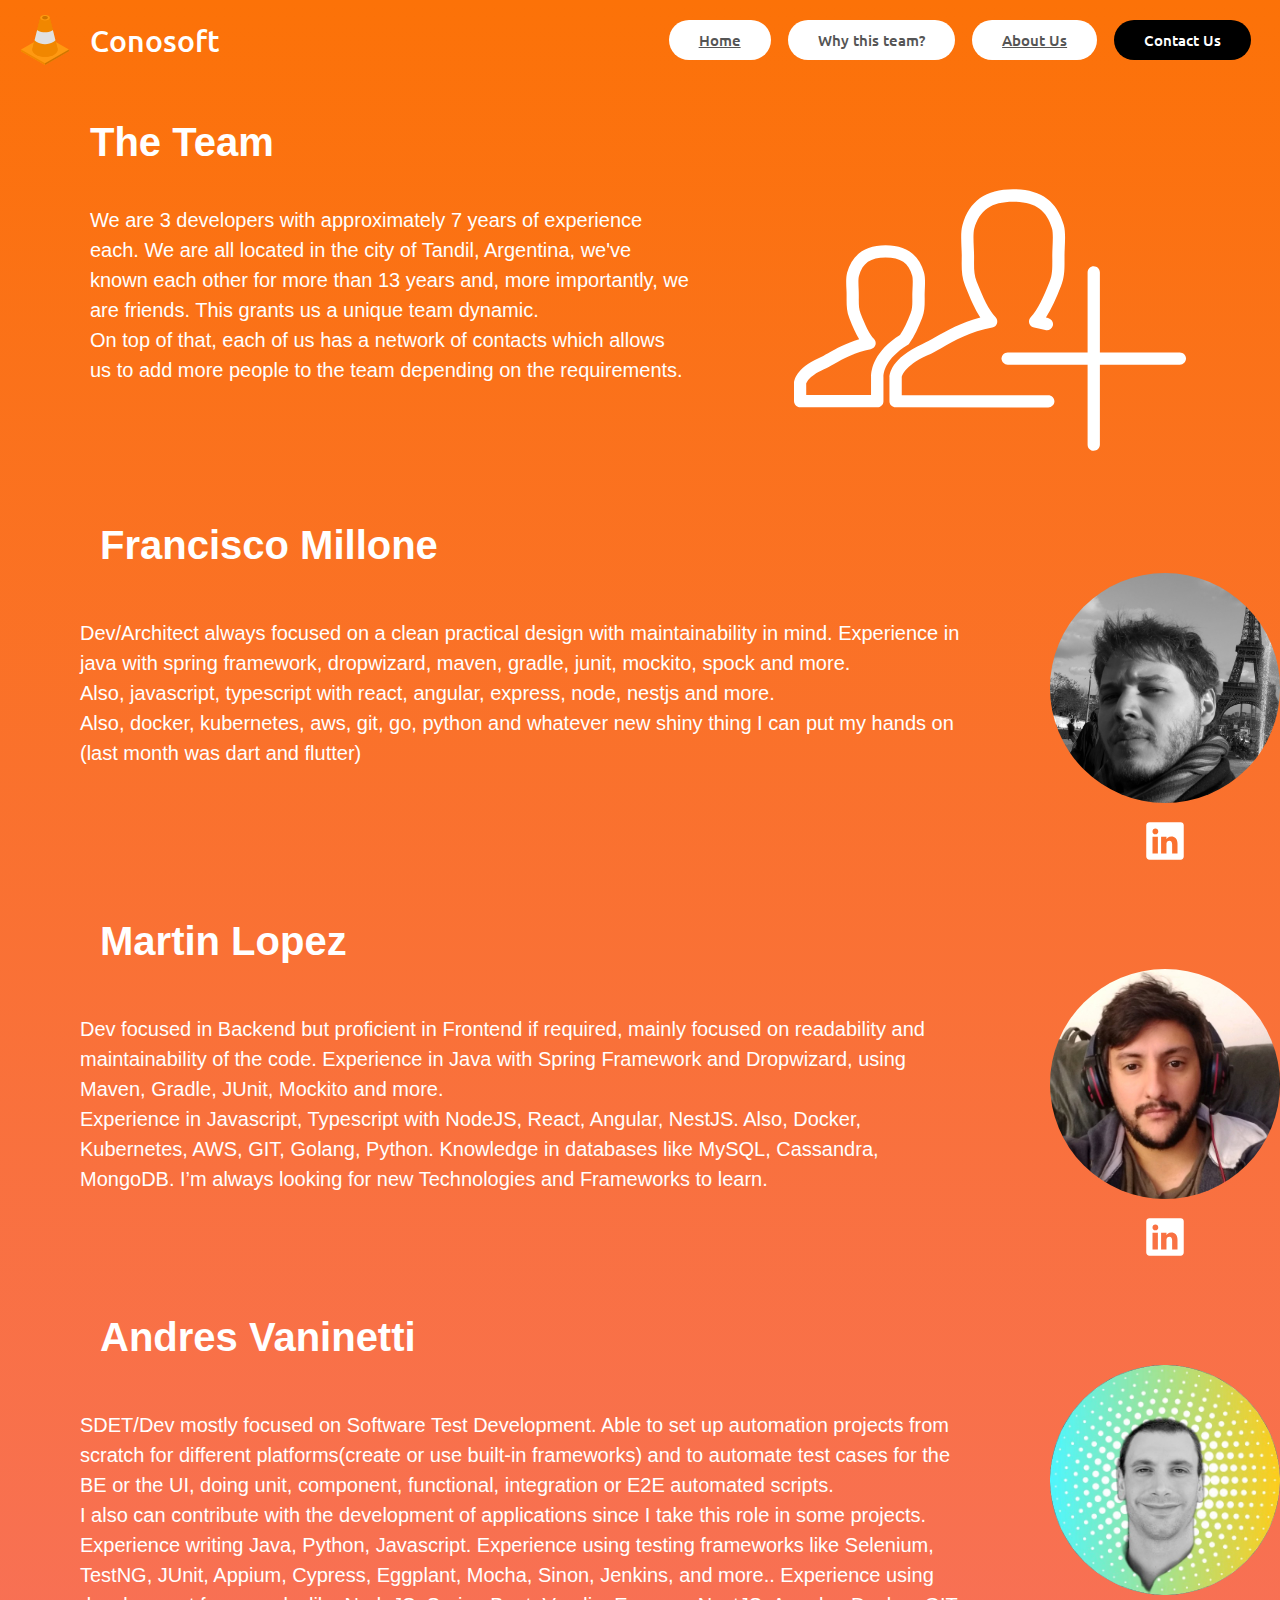
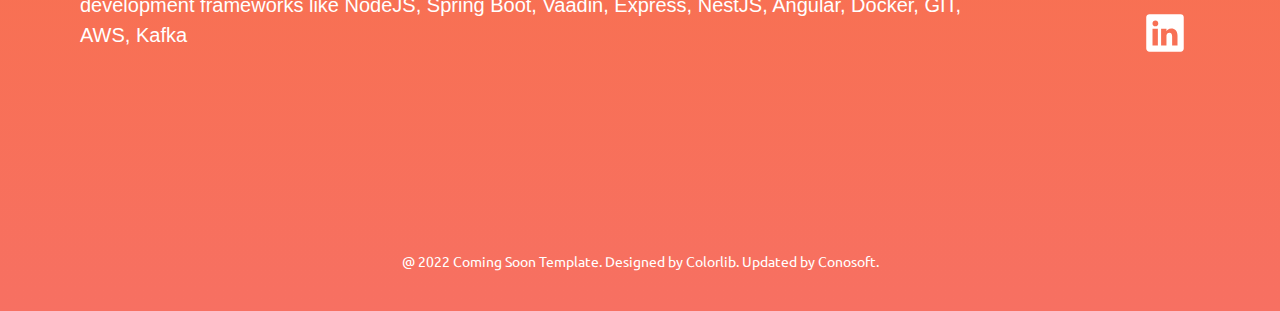
<file: about.html>
<!DOCTYPE html>
<html lang="en">

<head>
    <title>Conosoft</title>
    <meta charset="UTF-8">
    <meta name="viewport" content="width=device-width, initial-scale=1">
    <!--===============================================================================================-->
    <link rel="icon" type="image/png" href="images/logo.svg" />
    <!--===============================================================================================-->
    <link rel="stylesheet" type="text/css" href="css/about.css">
    <link rel="stylesheet" type="text/css" href="css/main.css">
    <link rel="stylesheet" type="text/css" href="css/util.css">

    <!--===============================================================================================-->
</head>

<body class="bg-g1">

    <div>
        <nav class="nav-principal">


            <div class="nav-header">
                <img src="images/logo.svg">
                <p>Conosoft</p>
            </div>
            <div class="links">
                <a href=index.html class="link">Home</a>
                <a class="link">Why this team?</a>
                <a href=about.html class="link">About Us</a>
                <a class="link">Contact Us</a>
            </div>
        </nav>
    </div>

    <div class="header">
        <div>
            <div>
                <h1 class="header-title">The Team</h1>
                <p class="header-desc">We are 3 developers with approximately 7 years of experience each. We are all
                    located in the city of
                    Tandil,
                    Argentina, we've known each other for more than 13 years and, more importantly, we are friends. This
                    grants
                    us a unique team dynamic.<br>On top of that, each of us has a network of contacts which allows us to
                    add more
                    people to the team depending on the requirements.
                </p>
            </div>
            <div>
                <img class="header-image" src="images/team.svg">
            </div>
        </div>
    </div>

    <div>

        <div class="member-list">
            <div>
                <div class="member">
                    <div>
                        <h1>Francisco Millone</h1>
                        <p>Dev/Architect always focused on a clean practical design with maintainability in mind.
                            Experience in java with spring framework, dropwizard, maven, gradle, junit, mockito, spock
                            and
                            more. <br>
                            Also, javascript, typescript with react, angular, express, node, nestjs and more. <br>
                            Also, docker, kubernetes, aws, git, go, python and whatever new shiny thing I can put my
                            hands
                            on
                            (last
                            month was dart and flutter)
                        </p>
                    </div>
                    <div class="image-container">
                        <img src="images/fran.jpeg" class="member-image">
                        <a href="https://www.linkedin.com/in/francisco-millone-5b5b882b/">
                            <img src="images/linkedin.svg" class="linkedin-ico">
                        </a>
                    </div>
                </div>

                <div class="member">
                    <div>
                        <h1>Martin Lopez</h1>
                        <p>Dev focused in Backend but proficient in Frontend if required, mainly focused on readability
                            and
                            maintainability of the code.
                            Experience in Java with Spring Framework and Dropwizard, using Maven, Gradle, JUnit, Mockito
                            and
                            more. <br>
                            Experience in Javascript, Typescript with NodeJS, React, Angular, NestJS.
                            Also, Docker, Kubernetes, AWS, GIT, Golang, Python.
                            Knowledge in databases like MySQL, Cassandra, MongoDB.
                            I’m always looking for new Technologies and Frameworks to learn.
                        </p>
                    </div>
                    <div class="image-container">
                        <img src="images/tincho.jfif" class="member-image">
                        <a href="https://www.linkedin.com/in/jos%C3%A9-mart%C3%ADn-lopez-798737a6/">
                            <img src="images/linkedin.svg" class="linkedin-ico">
                        </a>
                    </div>
                </div>

                <div class="member">
                    <div>
                        <h1>Andres Vaninetti</h1>
                        <p>SDET/Dev mostly focused on Software Test Development. Able to set up automation projects from
                            scratch
                            for
                            different platforms(create or use built-in frameworks) and to automate test cases for the BE
                            or
                            the
                            UI,
                            doing unit, component, functional, integration or E2E automated scripts. <br> I also can
                            contribute
                            with
                            the
                            development of applications since I take this role in some projects.
                            Experience writing Java, Python, Javascript.
                            Experience using testing frameworks like Selenium, TestNG, JUnit, Appium, Cypress, Eggplant,
                            Mocha,
                            Sinon, Jenkins, and more..
                            Experience using development frameworks like NodeJS, Spring Boot, Vaadin, Express, NestJS,
                            Angular,
                            Docker, GIT, AWS, Kafka</p>
                    </div>
                    <div class="image-container">
                        <img src="images/andrelo.jfif" class="member-image">
                        <a href="https://www.linkedin.com/in/andres-vaninetti/">
                            <img src="images/linkedin.svg" class="linkedin-ico">
                        </a>
                    </div>
                </div>
            </div>
        </div>
    </div>
    <div class="footer">
        <span class="s1-txt2 js-tilt txt-center">
            @ 2022 Coming Soon Template. Designed by Colorlib. Updated by Conosoft.
        </span>
    </div>
</body>

</html>
</file>
<file: css/about.css>
/*
    BODY BACKGROUND
*/

@font-face {
    font-family: Ubuntu-Regular;
    src: url('../fonts/Ubuntu/Ubuntu-Regular.ttf');
}

@font-face {
    font-family: Ubuntu-Bold;
    src: url('../fonts/Ubuntu/Ubuntu-Bold.ttf');
}


.background {
    background: #fc7208;
    background: linear-gradient(bottom, #f77062, #fc7208);
    
}

.header {
    display: flex;
    justify-content: center;
    align-items: center;
    color: white
}

.header > div {
    margin-top: 60px;
    width: 1100px;
    display: flex;
}

.header-title {
    font-size: 40px;
}

.header-desc {
    margin-top: 40px;
    font-size: 20px;
    line-height: 150%
}

.header-image {
    height: 400px;
    margin-left: 100px
}

/*
    TEAM MEMBER
*/

.member-list {
    color: white;
    display: flex;
    align-items: center;
    justify-content: center;
    width: 100%;
}

.member-list > div {  
    width: 1400px;
}

.member-list > div > div {  
    margin-top: 50px;
}

.member-list > div > div:first-child {  
    margin-top: 0px;
}

.member {
    display: flex;
    justify-content: center;

}

.member-desc  {
    width: 600px;
    align-items: center;
    justify-content: center;
}

.member > div > h1 {
    font-size: 40px;
    padding: 0px 100px;
}

.member > div > p {
    margin-top: 50px;
    font-size: 20px;
    line-height: 150%;
    padding: 0px 80px;
}

.member-image {
    background-color: white;
    width: 230px;
    height: 230px;
    object-fit: cover;
    border-radius: 50%;
    margin-top: 50px;
    
}

.linkedin-ico {
    width: 50px;
    text-align: center;
    margin-top: 10px;
}

.image-container {
    text-align: center;
}


/*
    FOOTER
*/

.footer {
    margin-top: 150px;
    display: flex;
    align-items: center;
    justify-content: center;
    height: 100px;
}
</file>
<file: css/main.css>
/*------------------------------------------------------------------
Project:  ComingSoon
Version:  
Last change:  
Assigned to:  Bach Le
Primary use:  
-------------------------------------------------------------------*/



/*//////////////////////////////////////////////////////////////////
[ FONT ]*/

@font-face {
  font-family: Ubuntu-Regular;
  src: url('../fonts/Ubuntu/Ubuntu-Regular.ttf'); 
}

@font-face {
  font-family: Ubuntu-Bold;
  src: url('../fonts/Ubuntu/Ubuntu-Bold.ttf'); 
}

@font-face {
  font-family: Ubuntu-Medium;
  src: url('../fonts/Ubuntu/Ubuntu-Medium.ttf'); 
}

/*
    HEADER
*/

.nav-principal {
  padding: 20px 0px;
  display: flex;
  align-items: center;
  justify-content: space-around;
  height: 50px;
  font-family: Ubuntu-Medium;
  padding-top:40px;
  
}

.nav-header {
  display: flex;
  width: 600px;
  align-items: center;

}

.nav-header > img {
  height: 50px;
}

.nav-header > p {
  margin-left: 20px;
  font-size: 30px;
  color: white

}

.link {
  padding: 10px 30px;
  border-radius: 30px;
  color: #555555;
  background-color: white;
  
}
.link:last-child {
  padding: 10px 30px;
  border-radius: 30px;
  color: white;
  background-color: black;
  
}

.links {
  width: 600px;
  display: flex;
  justify-content: space-around;
}

.member-list {

}


/*//////////////////////////////////////////////////////////////////
[ RS PLUGIN ]*/
/*---------------------------------------------*/
.container {max-width: 1200px;}


/*//////////////////////////////////////////////////////////////////
[ Form ]*/

/*------------------------------------------------------------------
[ Input ]*/

.wrap-input100 {
  width: 280px;
  max-width: calc(100% - 20px);
  height: 50px;
  background: #fff;
  border-radius: 25px;
}

.input100 {
  display: block;
  width: 100%;
  height: 100% ;
  padding: 0 20px 0 30px;
  border-radius: 25px;
  -webkit-transition: all 0.4s;
  -o-transition: all 0.4s;
  -moz-transition: all 0.4s;
  transition: all 0.4s;
}

.input100:focus {
  box-shadow: 0 0px 10px 1px rgba(255,255,255,0.5);
  -moz-box-shadow: 0 0px 10px 1px rgba(255,255,255,0.5);
  -webkit-box-shadow: 0 0px 10px 1px rgba(255,255,255,0.5);
  -o-box-shadow: 0 0px 10px 1px rgba(255,255,255,0.5);
  -ms-box-shadow: 0 0px 10px 1px rgba(255,255,255,0.5);
}


/*------------------------------------------------------------------
[ Alert validate ]*/

.validate-input {
  position: relative;
}

.alert-validate::before {
  content: attr(data-validate);
  position: absolute;
  max-width: 70%;
  background-color: #fff;
  border: 1px solid #c80000;
  border-radius: 15px;
  padding: 4px 25px 4px 10px;
  top: 50%;
  -webkit-transform: translateY(-50%);
  -moz-transform: translateY(-50%);
  -ms-transform: translateY(-50%);
  -o-transform: translateY(-50%);
  transform: translateY(-50%);
  right: 12px;
  pointer-events: none;

  font-family: Ubuntu-Regular;
  color: #c80000;
  font-size: 13px;
  line-height: 1.4;
  text-align: left;

  visibility: hidden;
  opacity: 0;

  -webkit-transition: opacity 0.4s;
  -o-transition: opacity 0.4s;
  -moz-transition: opacity 0.4s;
  transition: opacity 0.4s;
}

.alert-validate::after {
  content: "!";
  font-family: Ubuntu-bold;
  display: block;
  position: absolute;
  color: #c80000;
  font-size: 14px;
  top: 50%;
  -webkit-transform: translateY(-50%);
  -moz-transform: translateY(-50%);
  -ms-transform: translateY(-50%);
  -o-transform: translateY(-50%);
  transform: translateY(-50%);
  right: 18px;
}

.alert-validate:hover:before {
  visibility: visible;
  opacity: 1;
}

@media (max-width: 992px) {
  .alert-validate::before {
    visibility: visible;
    opacity: 1;
  }
}



/*==================================================================
    TEXT TEXT TEXT TEXT TEXT TEXT TEXT TEXT TEXT TEXT TEXT TEXT TEXT
==================================================================*/

/*==================================================================
[ Color ]*/
.cl0 {color: #fff;}




/*//////////////////////////////////////////////////////////////////
[ S-Text 0 - 15 ]*/
.s1-txt1 {
  font-family: Ubuntu-Regular;
  font-size: 12px;
  color: #7d8da6;
  line-height: 1;
  text-transform: uppercase;
}

.s1-txt2 {
  font-family: Ubuntu-Regular;
  font-size: 14px;
  color: #fff;
  line-height: 1.5;
}

.s1-txt3 {
  font-family: Ubuntu-Bold;
  font-size: 15px;
  color: #555555;
  line-height: 1.4;
}

.s1-txt4 {
  font-family: Ubuntu-Bold;
  font-size: 15px;
  color: #fff;
  line-height: 1.4;
}

/*//////////////////////////////////////////////////////////////////
[ M-Text 16 - 25 ]*/




/*//////////////////////////////////////////////////////////////////
[ L-Text >= 26 ]*/
.l1-txt1 {
  font-family: Ubuntu-Bold;
  font-size: 60px;
  color: #fff;
  line-height: 1.2;
  text-transform: uppercase;
}

.l1-txt2 {
  font-family: Ubuntu-Regular;
  font-size: 24px;
  color: #fff;
  line-height: 1.5;
}

.l1-txt3 {
  font-family: Ubuntu-Bold;
  font-size: 36px;
  color: #555555;
  line-height: 1;
}


/*==================================================================
   SHAPE SHAPE SHAPE SHAPE SHAPE SHAPE SHAPE SHAPE SHAPE SHAPE SHAPE
==================================================================*/
/*//////////////////////////////////////////////////////////////////
[ Size ]*/
.size1 {
  width: 100%;
  min-height: 100vh;
}

.size2 {
  width: calc((100% - 3px) / 4);
  height: 92px;
}

.size3 {
  width: 280px;
  max-width: calc(100% - 20px);
  height: 50px;
}

/*//////////////////////////////////////////////////////////////////
[ Width ]*/
.wsize1 {
  max-width: 100%;
  width: 360px;
}

.wsize2 {
  max-width: 526px;
}

/*//////////////////////////////////////////////////////////////////
[ Height ]*/




/*//////////////////////////////////////////////////////////////////
[ Background ]*/
.bg0 {background-color: #fff;}

/*---------------------------------------------*/
.bg-g1 {
  background: #fc7208;
  background: -webkit-linear-gradient(bottom, #f77062, #fc7208);
  background: -o-linear-gradient(bottom, #f77062, #fc7208);
  background: -moz-linear-gradient(bottom, #f77062, #fc7208);
  background: linear-gradient(bottom, #f77062, #fc7208);
}


.vertical-centered {
  vertical-align: middle;
}


/*//////////////////////////////////////////////////////////////////
[ Border ]*/
.bor1 {
  border-bottom-right-radius: 15px; 
  border-bottom-left-radius: 15px;
  overflow: hidden; 
}

.bor2 {
  border-right: 1px solid #e6e6e6;
}



/*==================================================================
   WHERE WHERE WHERE WHERE WHERE WHERE WHERE WHERE WHERE WHERE WHERE  
==================================================================*/
.where1 {
  margin: 0 10px 20px 10px;
}


/*==================================================================
 HOW HOW HOW HOW HOW HOW HOW HOW HOW HOW HOW HOW HOW HOW HOW HOW HOW 
==================================================================*/
.placeholder0::-webkit-input-placeholder { color: #999999;}
.placeholder0:-moz-placeholder { color: #999999;}
.placeholder0::-moz-placeholder { color: #999999;}
.placeholder0:-ms-input-placeholder { color: #999999;}


/*---------------------------------------------*/
.how-btn {
  padding: 0px 20px;
  background-color: #222222;
  border-radius: 25px;
  color: #fff;
  position: relative;
  z-index: 1;
  overflow: hidden;
}

.how-btn::before {
  content: "";
  display: block;
  position: absolute;
  z-index: -1;
  width: 100%;
  height: 100%;
  top: 0;
  left: 0;
  background: #fb2e57;
  background: -webkit-linear-gradient(top, #f65342, #fb3282);
  background: -o-linear-gradient(top, #f65342, #fb3282);
  background: -moz-linear-gradient(top, #f65342, #fb3282);
  background: linear-gradient(top, #f65342, #fb3282);
  -webkit-transition: all 0.4s;
  -o-transition: all 0.4s;
  -moz-transition: all 0.4s;
  transition: all 0.4s;
  opacity: 0;
}

.how-btn:hover {
  background-color: transparent;
}

.how-btn:hover:before {
  opacity: 1;
}




/*//////////////////////////////////////////////////////////////////
[ Pseudo ]*/

/*------------------------------------------------------------------
[ Focus ]*/
.focus-in0:focus::-webkit-input-placeholder { color:transparent; }
.focus-in0:focus:-moz-placeholder { color:transparent; }
.focus-in0:focus::-moz-placeholder { color:transparent; }
.focus-in0:focus:-ms-input-placeholder { color:transparent; }


/*------------------------------------------------------------------
[ Hover ]*/
.hov-cl0:hover {color: #fff;}
.hov-bg0:hover {background-color: #fff;}

/*---------------------------------------------*/







/*==================================================================
  RESPONSIVE RESPONSIVE RESPONSIVE RESPONSIVE RESPONSIVE RESPONSIVE
==================================================================*/


/*//////////////////////////////////////////////////////////////////
[ XL ]*/
@media (max-width: 1200px) {
  .m-0-xl {margin: 0;}
  .m-lr-0-xl {margin-left: 0; margin-right: 0;}
  .m-lr-15-xl {margin-left: 15px; margin-right: 15px;}
  .m-l-0-xl {margin-left: 0;}
  .m-r-0-xl {margin-right: 0;}
  .m-l-15-xl {margin-left: 15px;}
  .m-r-15-xl {margin-right: 15px;}

  .p-0-xl {padding: 0;}
  .p-lr-0-xl {padding-left: 0; padding-right: 0;}
  .p-lr-15-xl {padding-left: 15px; padding-right: 15px;}
  .p-l-0-xl {padding-left: 0;}
  .p-r-0-xl {padding-right: 0;}
  .p-l-15-xl {padding-left: 15px;}
  .p-r-15-xl {padding-right: 15px;}

  .w-full-xl {width: 100%;}

  /*---------------------------------------------*/

}


/*//////////////////////////////////////////////////////////////////
[ LG ]*/
@media (max-width: 992px) {
  .m-0-lg {margin: 0;}
  .m-lr-0-lg {margin-left: 0; margin-right: 0;}
  .m-lr-15-lg {margin-left: 15px; margin-right: 15px;}
  .m-l-0-lg {margin-left: 0;}
  .m-r-0-lg {margin-right: 0;}
  .m-l-15-lg {margin-left: 15px;}
  .m-r-15-lg {margin-right: 15px;}

  .p-0-lg {padding: 0;}
  .p-lr-0-lg {padding-left: 0; padding-right: 0;}
  .p-lr-15-lg {padding-left: 15px; padding-right: 15px;}
  .p-l-0-lg {padding-left: 0;}
  .p-r-0-lg{padding-right: 0;}
  .p-l-15-lg {padding-left: 15px;}
  .p-r-15-lg {padding-right: 15px;}

  .w-full-lg {width: 100%;}

  /*---------------------------------------------*/


}


/*//////////////////////////////////////////////////////////////////
[ MD ]*/
@media (max-width: 768px) {
  .m-0-md {margin: 0;}
  .m-lr-0-md {margin-left: 0; margin-right: 0;}
  .m-lr-15-md {margin-left: 15px; margin-right: 15px;}
  .m-l-0-md {margin-left: 0;}
  .m-r-0-md {margin-right: 0;}
  .m-l-15-md {margin-left: 15px;}
  .m-r-15-md {margin-right: 15px;}

  .p-0-md {padding: 0;}
  .p-lr-0-md {padding-left: 0; padding-right: 0;}
  .p-lr-15-md {padding-left: 15px; padding-right: 15px;}
  .p-l-0-md {padding-left: 0;}
  .p-r-0-md{padding-right: 0;}
  .p-l-15-md {padding-left: 15px;}
  .p-r-15-md {padding-right: 15px;}

  .w-full-md {width: 100%;}
  /*---------------------------------------------*/

}


/*//////////////////////////////////////////////////////////////////
[ SM ]*/
@media (max-width: 576px) {
  .m-0-sm {margin: 0;}
  .m-lr-0-sm {margin-left: 0; margin-right: 0;}
  .m-lr-15-sm {margin-left: 15px; margin-right: 15px;}
  .m-l-0-sm {margin-left: 0;}
  .m-r-0-sm {margin-right: 0;}
  .m-l-15-sm {margin-left: 15px;}
  .m-r-15-sm {margin-right: 15px;}

  .p-0-sm {padding: 0;}
  .p-lr-0-sm {padding-left: 0; padding-right: 0;}
  .p-lr-15-sm {padding-left: 15px; padding-right: 15px;}
  .p-l-0-sm {padding-left: 0;}
  .p-r-0-sm{padding-right: 0;}
  .p-l-15-sm {padding-left: 15px;}
  .p-r-15-sm {padding-right: 15px;}

  .w-full-sm {width: 100%;}

  /*---------------------------------------------*/
  .respon1 {
    padding-top: 35px;
  }
  
}


/*//////////////////////////////////////////////////////////////////
[ SSM ]*/
@media (max-width: 480px) {
  .m-0-ssm {margin: 0;}
  .m-lr-0-ssm {margin-left: 0; margin-right: 0;}
  .m-lr-15-ssm {margin-left: 15px; margin-right: 15px;}
  .m-l-0-ssm {margin-left: 0;}
  .m-r-0-ssm {margin-right: 0;}
  .m-l-15-ssm {margin-left: 15px;}
  .m-r-15-ssm {margin-right: 15px;}

  .p-0-ssm {padding: 0;}
  .p-lr-0-ssm {padding-left: 0; padding-right: 0;}
  .p-lr-15-ssm {padding-left: 15px; padding-right: 15px;}
  .p-l-0-ssm {padding-left: 0;}
  .p-r-0-ssm{padding-right: 0;}
  .p-l-15-ssm {padding-left: 15px;}
  .p-r-15-ssm {padding-right: 15px;}

  .w-full-ssm {width: 100%;}
  /*---------------------------------------------*/

}
</file>
<file: css/util.css>
/*//////////////////////////////////////////////////////////////////
[ REBOOT ]*/
*, *:before, *:after {
	margin: 0px; 
	padding: 0px; 
	-webkit-box-sizing: border-box;
	-moz-box-sizing: border-box;
	box-sizing: border-box;
}

body, html {
	font-family: Arial, sans-serif;
	font-size: 15px;
	color: #666666;

	background-color: #fff;
	-webkit-box-sizing: border-box;
	-moz-box-sizing: border-box;
	box-sizing: border-box;
}

/*---------------------------------------------*/
a:focus {outline: none;}
a:hover {text-decoration: none;}

/* ------------------------------------ */
h1,h2,h3,h4,h5,h6,p {margin: 0px;}

ul, li {
	margin: 0px;
	list-style-type: none;
}


/* ------------------------------------ */
input, textarea, label {
	display: block;
	outline: none;
	border: none;
}

/* ------------------------------------ */
button {
	outline: none;
	border: none;
	background: transparent;
	cursor: pointer;
}
button:focus {outline: none;}

iframe {border: none;}


/*//////////////////////////////////////////////////////////////////
[ FONT SIZE ]*/
.fs-1 {font-size: 1px;}
.fs-2 {font-size: 2px;}
.fs-3 {font-size: 3px;}
.fs-4 {font-size: 4px;}
.fs-5 {font-size: 5px;}
.fs-6 {font-size: 6px;}
.fs-7 {font-size: 7px;}
.fs-8 {font-size: 8px;}
.fs-9 {font-size: 9px;}
.fs-10 {font-size: 10px;}
.fs-11 {font-size: 11px;}
.fs-12 {font-size: 12px;}
.fs-13 {font-size: 13px;}
.fs-14 {font-size: 14px;}
.fs-15 {font-size: 15px;}
.fs-16 {font-size: 16px;}
.fs-17 {font-size: 17px;}
.fs-18 {font-size: 18px;}
.fs-19 {font-size: 19px;}
.fs-20 {font-size: 20px;}
.fs-21 {font-size: 21px;}
.fs-22 {font-size: 22px;}
.fs-23 {font-size: 23px;}
.fs-24 {font-size: 24px;}
.fs-25 {font-size: 25px;}
.fs-26 {font-size: 26px;}
.fs-27 {font-size: 27px;}
.fs-28 {font-size: 28px;}
.fs-29 {font-size: 29px;}
.fs-30 {font-size: 30px;}
.fs-31 {font-size: 31px;}
.fs-32 {font-size: 32px;}
.fs-33 {font-size: 33px;}
.fs-34 {font-size: 34px;}
.fs-35 {font-size: 35px;}
.fs-36 {font-size: 36px;}
.fs-37 {font-size: 37px;}
.fs-38 {font-size: 38px;}
.fs-39 {font-size: 39px;}
.fs-40 {font-size: 40px;}
.fs-41 {font-size: 41px;}
.fs-42 {font-size: 42px;}
.fs-43 {font-size: 43px;}
.fs-44 {font-size: 44px;}
.fs-45 {font-size: 45px;}
.fs-46 {font-size: 46px;}
.fs-47 {font-size: 47px;}
.fs-48 {font-size: 48px;}
.fs-49 {font-size: 49px;}
.fs-50 {font-size: 50px;}
.fs-51 {font-size: 51px;}
.fs-52 {font-size: 52px;}
.fs-53 {font-size: 53px;}
.fs-54 {font-size: 54px;}
.fs-55 {font-size: 55px;}
.fs-56 {font-size: 56px;}
.fs-57 {font-size: 57px;}
.fs-58 {font-size: 58px;}
.fs-59 {font-size: 59px;}
.fs-60 {font-size: 60px;}
.fs-61 {font-size: 61px;}
.fs-62 {font-size: 62px;}
.fs-63 {font-size: 63px;}
.fs-64 {font-size: 64px;}
.fs-65 {font-size: 65px;}
.fs-66 {font-size: 66px;}
.fs-67 {font-size: 67px;}
.fs-68 {font-size: 68px;}
.fs-69 {font-size: 69px;}
.fs-70 {font-size: 70px;}
.fs-71 {font-size: 71px;}
.fs-72 {font-size: 72px;}
.fs-73 {font-size: 73px;}
.fs-74 {font-size: 74px;}
.fs-75 {font-size: 75px;}
.fs-76 {font-size: 76px;}
.fs-77 {font-size: 77px;}
.fs-78 {font-size: 78px;}
.fs-79 {font-size: 79px;}
.fs-80 {font-size: 80px;}
.fs-81 {font-size: 81px;}
.fs-82 {font-size: 82px;}
.fs-83 {font-size: 83px;}
.fs-84 {font-size: 84px;}
.fs-85 {font-size: 85px;}
.fs-86 {font-size: 86px;}
.fs-87 {font-size: 87px;}
.fs-88 {font-size: 88px;}
.fs-89 {font-size: 89px;}
.fs-90 {font-size: 90px;}
.fs-91 {font-size: 91px;}
.fs-92 {font-size: 92px;}
.fs-93 {font-size: 93px;}
.fs-94 {font-size: 94px;}
.fs-95 {font-size: 95px;}
.fs-96 {font-size: 96px;}
.fs-97 {font-size: 97px;}
.fs-98 {font-size: 98px;}
.fs-99 {font-size: 99px;}
.fs-100 {font-size: 100px;}
.fs-101 {font-size: 101px;}
.fs-102 {font-size: 102px;}
.fs-103 {font-size: 103px;}
.fs-104 {font-size: 104px;}
.fs-105 {font-size: 105px;}
.fs-106 {font-size: 106px;}
.fs-107 {font-size: 107px;}
.fs-108 {font-size: 108px;}
.fs-109 {font-size: 109px;}
.fs-110 {font-size: 110px;}
.fs-111 {font-size: 111px;}
.fs-112 {font-size: 112px;}
.fs-113 {font-size: 113px;}
.fs-114 {font-size: 114px;}
.fs-115 {font-size: 115px;}
.fs-116 {font-size: 116px;}
.fs-117 {font-size: 117px;}
.fs-118 {font-size: 118px;}
.fs-119 {font-size: 119px;}
.fs-120 {font-size: 120px;}
.fs-121 {font-size: 121px;}
.fs-122 {font-size: 122px;}
.fs-123 {font-size: 123px;}
.fs-124 {font-size: 124px;}
.fs-125 {font-size: 125px;}
.fs-126 {font-size: 126px;}
.fs-127 {font-size: 127px;}
.fs-128 {font-size: 128px;}
.fs-129 {font-size: 129px;}
.fs-130 {font-size: 130px;}
.fs-131 {font-size: 131px;}
.fs-132 {font-size: 132px;}
.fs-133 {font-size: 133px;}
.fs-134 {font-size: 134px;}
.fs-135 {font-size: 135px;}
.fs-136 {font-size: 136px;}
.fs-137 {font-size: 137px;}
.fs-138 {font-size: 138px;}
.fs-139 {font-size: 139px;}
.fs-140 {font-size: 140px;}
.fs-141 {font-size: 141px;}
.fs-142 {font-size: 142px;}
.fs-143 {font-size: 143px;}
.fs-144 {font-size: 144px;}
.fs-145 {font-size: 145px;}
.fs-146 {font-size: 146px;}
.fs-147 {font-size: 147px;}
.fs-148 {font-size: 148px;}
.fs-149 {font-size: 149px;}
.fs-150 {font-size: 150px;}
.fs-151 {font-size: 151px;}
.fs-152 {font-size: 152px;}
.fs-153 {font-size: 153px;}
.fs-154 {font-size: 154px;}
.fs-155 {font-size: 155px;}
.fs-156 {font-size: 156px;}
.fs-157 {font-size: 157px;}
.fs-158 {font-size: 158px;}
.fs-159 {font-size: 159px;}
.fs-160 {font-size: 160px;}
.fs-161 {font-size: 161px;}
.fs-162 {font-size: 162px;}
.fs-163 {font-size: 163px;}
.fs-164 {font-size: 164px;}
.fs-165 {font-size: 165px;}
.fs-166 {font-size: 166px;}
.fs-167 {font-size: 167px;}
.fs-168 {font-size: 168px;}
.fs-169 {font-size: 169px;}
.fs-170 {font-size: 170px;}
.fs-171 {font-size: 171px;}
.fs-172 {font-size: 172px;}
.fs-173 {font-size: 173px;}
.fs-174 {font-size: 174px;}
.fs-175 {font-size: 175px;}
.fs-176 {font-size: 176px;}
.fs-177 {font-size: 177px;}
.fs-178 {font-size: 178px;}
.fs-179 {font-size: 179px;}
.fs-180 {font-size: 180px;}
.fs-181 {font-size: 181px;}
.fs-182 {font-size: 182px;}
.fs-183 {font-size: 183px;}
.fs-184 {font-size: 184px;}
.fs-185 {font-size: 185px;}
.fs-186 {font-size: 186px;}
.fs-187 {font-size: 187px;}
.fs-188 {font-size: 188px;}
.fs-189 {font-size: 189px;}
.fs-190 {font-size: 190px;}
.fs-191 {font-size: 191px;}
.fs-192 {font-size: 192px;}
.fs-193 {font-size: 193px;}
.fs-194 {font-size: 194px;}
.fs-195 {font-size: 195px;}
.fs-196 {font-size: 196px;}
.fs-197 {font-size: 197px;}
.fs-198 {font-size: 198px;}
.fs-199 {font-size: 199px;}
.fs-200 {font-size: 200px;}

/*//////////////////////////////////////////////////////////////////
[ PADDING ]*/
.p-t-0 {padding-top: 0px;}
.p-t-1 {padding-top: 1px;}
.p-t-2 {padding-top: 2px;}
.p-t-3 {padding-top: 3px;}
.p-t-4 {padding-top: 4px;}
.p-t-5 {padding-top: 5px;}
.p-t-6 {padding-top: 6px;}
.p-t-7 {padding-top: 7px;}
.p-t-8 {padding-top: 8px;}
.p-t-9 {padding-top: 9px;}
.p-t-10 {padding-top: 10px;}
.p-t-11 {padding-top: 11px;}
.p-t-12 {padding-top: 12px;}
.p-t-13 {padding-top: 13px;}
.p-t-14 {padding-top: 14px;}
.p-t-15 {padding-top: 15px;}
.p-t-16 {padding-top: 16px;}
.p-t-17 {padding-top: 17px;}
.p-t-18 {padding-top: 18px;}
.p-t-19 {padding-top: 19px;}
.p-t-20 {padding-top: 20px;}
.p-t-21 {padding-top: 21px;}
.p-t-22 {padding-top: 22px;}
.p-t-23 {padding-top: 23px;}
.p-t-24 {padding-top: 24px;}
.p-t-25 {padding-top: 25px;}
.p-t-26 {padding-top: 26px;}
.p-t-27 {padding-top: 27px;}
.p-t-28 {padding-top: 28px;}
.p-t-29 {padding-top: 29px;}
.p-t-30 {padding-top: 30px;}
.p-t-31 {padding-top: 31px;}
.p-t-32 {padding-top: 32px;}
.p-t-33 {padding-top: 33px;}
.p-t-34 {padding-top: 34px;}
.p-t-35 {padding-top: 35px;}
.p-t-36 {padding-top: 36px;}
.p-t-37 {padding-top: 37px;}
.p-t-38 {padding-top: 38px;}
.p-t-39 {padding-top: 39px;}
.p-t-40 {padding-top: 40px;}
.p-t-41 {padding-top: 41px;}
.p-t-42 {padding-top: 42px;}
.p-t-43 {padding-top: 43px;}
.p-t-44 {padding-top: 44px;}
.p-t-45 {padding-top: 45px;}
.p-t-46 {padding-top: 46px;}
.p-t-47 {padding-top: 47px;}
.p-t-48 {padding-top: 48px;}
.p-t-49 {padding-top: 49px;}
.p-t-50 {padding-top: 50px;}
.p-t-51 {padding-top: 51px;}
.p-t-52 {padding-top: 52px;}
.p-t-53 {padding-top: 53px;}
.p-t-54 {padding-top: 54px;}
.p-t-55 {padding-top: 55px;}
.p-t-56 {padding-top: 56px;}
.p-t-57 {padding-top: 57px;}
.p-t-58 {padding-top: 58px;}
.p-t-59 {padding-top: 59px;}
.p-t-60 {padding-top: 60px;}
.p-t-61 {padding-top: 61px;}
.p-t-62 {padding-top: 62px;}
.p-t-63 {padding-top: 63px;}
.p-t-64 {padding-top: 64px;}
.p-t-65 {padding-top: 65px;}
.p-t-66 {padding-top: 66px;}
.p-t-67 {padding-top: 67px;}
.p-t-68 {padding-top: 68px;}
.p-t-69 {padding-top: 69px;}
.p-t-70 {padding-top: 70px;}
.p-t-71 {padding-top: 71px;}
.p-t-72 {padding-top: 72px;}
.p-t-73 {padding-top: 73px;}
.p-t-74 {padding-top: 74px;}
.p-t-75 {padding-top: 75px;}
.p-t-76 {padding-top: 76px;}
.p-t-77 {padding-top: 77px;}
.p-t-78 {padding-top: 78px;}
.p-t-79 {padding-top: 79px;}
.p-t-80 {padding-top: 80px;}
.p-t-81 {padding-top: 81px;}
.p-t-82 {padding-top: 82px;}
.p-t-83 {padding-top: 83px;}
.p-t-84 {padding-top: 84px;}
.p-t-85 {padding-top: 85px;}
.p-t-86 {padding-top: 86px;}
.p-t-87 {padding-top: 87px;}
.p-t-88 {padding-top: 88px;}
.p-t-89 {padding-top: 89px;}
.p-t-90 {padding-top: 90px;}
.p-t-91 {padding-top: 91px;}
.p-t-92 {padding-top: 92px;}
.p-t-93 {padding-top: 93px;}
.p-t-94 {padding-top: 94px;}
.p-t-95 {padding-top: 95px;}
.p-t-96 {padding-top: 96px;}
.p-t-97 {padding-top: 97px;}
.p-t-98 {padding-top: 98px;}
.p-t-99 {padding-top: 99px;}
.p-t-100 {padding-top: 100px;}
.p-t-101 {padding-top: 101px;}
.p-t-102 {padding-top: 102px;}
.p-t-103 {padding-top: 103px;}
.p-t-104 {padding-top: 104px;}
.p-t-105 {padding-top: 105px;}
.p-t-106 {padding-top: 106px;}
.p-t-107 {padding-top: 107px;}
.p-t-108 {padding-top: 108px;}
.p-t-109 {padding-top: 109px;}
.p-t-110 {padding-top: 110px;}
.p-t-111 {padding-top: 111px;}
.p-t-112 {padding-top: 112px;}
.p-t-113 {padding-top: 113px;}
.p-t-114 {padding-top: 114px;}
.p-t-115 {padding-top: 115px;}
.p-t-116 {padding-top: 116px;}
.p-t-117 {padding-top: 117px;}
.p-t-118 {padding-top: 118px;}
.p-t-119 {padding-top: 119px;}
.p-t-120 {padding-top: 120px;}
.p-t-121 {padding-top: 121px;}
.p-t-122 {padding-top: 122px;}
.p-t-123 {padding-top: 123px;}
.p-t-124 {padding-top: 124px;}
.p-t-125 {padding-top: 125px;}
.p-t-126 {padding-top: 126px;}
.p-t-127 {padding-top: 127px;}
.p-t-128 {padding-top: 128px;}
.p-t-129 {padding-top: 129px;}
.p-t-130 {padding-top: 130px;}
.p-t-131 {padding-top: 131px;}
.p-t-132 {padding-top: 132px;}
.p-t-133 {padding-top: 133px;}
.p-t-134 {padding-top: 134px;}
.p-t-135 {padding-top: 135px;}
.p-t-136 {padding-top: 136px;}
.p-t-137 {padding-top: 137px;}
.p-t-138 {padding-top: 138px;}
.p-t-139 {padding-top: 139px;}
.p-t-140 {padding-top: 140px;}
.p-t-141 {padding-top: 141px;}
.p-t-142 {padding-top: 142px;}
.p-t-143 {padding-top: 143px;}
.p-t-144 {padding-top: 144px;}
.p-t-145 {padding-top: 145px;}
.p-t-146 {padding-top: 146px;}
.p-t-147 {padding-top: 147px;}
.p-t-148 {padding-top: 148px;}
.p-t-149 {padding-top: 149px;}
.p-t-150 {padding-top: 150px;}
.p-t-151 {padding-top: 151px;}
.p-t-152 {padding-top: 152px;}
.p-t-153 {padding-top: 153px;}
.p-t-154 {padding-top: 154px;}
.p-t-155 {padding-top: 155px;}
.p-t-156 {padding-top: 156px;}
.p-t-157 {padding-top: 157px;}
.p-t-158 {padding-top: 158px;}
.p-t-159 {padding-top: 159px;}
.p-t-160 {padding-top: 160px;}
.p-t-161 {padding-top: 161px;}
.p-t-162 {padding-top: 162px;}
.p-t-163 {padding-top: 163px;}
.p-t-164 {padding-top: 164px;}
.p-t-165 {padding-top: 165px;}
.p-t-166 {padding-top: 166px;}
.p-t-167 {padding-top: 167px;}
.p-t-168 {padding-top: 168px;}
.p-t-169 {padding-top: 169px;}
.p-t-170 {padding-top: 170px;}
.p-t-171 {padding-top: 171px;}
.p-t-172 {padding-top: 172px;}
.p-t-173 {padding-top: 173px;}
.p-t-174 {padding-top: 174px;}
.p-t-175 {padding-top: 175px;}
.p-t-176 {padding-top: 176px;}
.p-t-177 {padding-top: 177px;}
.p-t-178 {padding-top: 178px;}
.p-t-179 {padding-top: 179px;}
.p-t-180 {padding-top: 180px;}
.p-t-181 {padding-top: 181px;}
.p-t-182 {padding-top: 182px;}
.p-t-183 {padding-top: 183px;}
.p-t-184 {padding-top: 184px;}
.p-t-185 {padding-top: 185px;}
.p-t-186 {padding-top: 186px;}
.p-t-187 {padding-top: 187px;}
.p-t-188 {padding-top: 188px;}
.p-t-189 {padding-top: 189px;}
.p-t-190 {padding-top: 190px;}
.p-t-191 {padding-top: 191px;}
.p-t-192 {padding-top: 192px;}
.p-t-193 {padding-top: 193px;}
.p-t-194 {padding-top: 194px;}
.p-t-195 {padding-top: 195px;}
.p-t-196 {padding-top: 196px;}
.p-t-197 {padding-top: 197px;}
.p-t-198 {padding-top: 198px;}
.p-t-199 {padding-top: 199px;}
.p-t-200 {padding-top: 200px;}
.p-t-201 {padding-top: 201px;}
.p-t-202 {padding-top: 202px;}
.p-t-203 {padding-top: 203px;}
.p-t-204 {padding-top: 204px;}
.p-t-205 {padding-top: 205px;}
.p-t-206 {padding-top: 206px;}
.p-t-207 {padding-top: 207px;}
.p-t-208 {padding-top: 208px;}
.p-t-209 {padding-top: 209px;}
.p-t-210 {padding-top: 210px;}
.p-t-211 {padding-top: 211px;}
.p-t-212 {padding-top: 212px;}
.p-t-213 {padding-top: 213px;}
.p-t-214 {padding-top: 214px;}
.p-t-215 {padding-top: 215px;}
.p-t-216 {padding-top: 216px;}
.p-t-217 {padding-top: 217px;}
.p-t-218 {padding-top: 218px;}
.p-t-219 {padding-top: 219px;}
.p-t-220 {padding-top: 220px;}
.p-t-221 {padding-top: 221px;}
.p-t-222 {padding-top: 222px;}
.p-t-223 {padding-top: 223px;}
.p-t-224 {padding-top: 224px;}
.p-t-225 {padding-top: 225px;}
.p-t-226 {padding-top: 226px;}
.p-t-227 {padding-top: 227px;}
.p-t-228 {padding-top: 228px;}
.p-t-229 {padding-top: 229px;}
.p-t-230 {padding-top: 230px;}
.p-t-231 {padding-top: 231px;}
.p-t-232 {padding-top: 232px;}
.p-t-233 {padding-top: 233px;}
.p-t-234 {padding-top: 234px;}
.p-t-235 {padding-top: 235px;}
.p-t-236 {padding-top: 236px;}
.p-t-237 {padding-top: 237px;}
.p-t-238 {padding-top: 238px;}
.p-t-239 {padding-top: 239px;}
.p-t-240 {padding-top: 240px;}
.p-t-241 {padding-top: 241px;}
.p-t-242 {padding-top: 242px;}
.p-t-243 {padding-top: 243px;}
.p-t-244 {padding-top: 244px;}
.p-t-245 {padding-top: 245px;}
.p-t-246 {padding-top: 246px;}
.p-t-247 {padding-top: 247px;}
.p-t-248 {padding-top: 248px;}
.p-t-249 {padding-top: 249px;}
.p-t-250 {padding-top: 250px;}
.p-b-0 {padding-bottom: 0px;}
.p-b-1 {padding-bottom: 1px;}
.p-b-2 {padding-bottom: 2px;}
.p-b-3 {padding-bottom: 3px;}
.p-b-4 {padding-bottom: 4px;}
.p-b-5 {padding-bottom: 5px;}
.p-b-6 {padding-bottom: 6px;}
.p-b-7 {padding-bottom: 7px;}
.p-b-8 {padding-bottom: 8px;}
.p-b-9 {padding-bottom: 9px;}
.p-b-10 {padding-bottom: 10px;}
.p-b-11 {padding-bottom: 11px;}
.p-b-12 {padding-bottom: 12px;}
.p-b-13 {padding-bottom: 13px;}
.p-b-14 {padding-bottom: 14px;}
.p-b-15 {padding-bottom: 15px;}
.p-b-16 {padding-bottom: 16px;}
.p-b-17 {padding-bottom: 17px;}
.p-b-18 {padding-bottom: 18px;}
.p-b-19 {padding-bottom: 19px;}
.p-b-20 {padding-bottom: 20px;}
.p-b-21 {padding-bottom: 21px;}
.p-b-22 {padding-bottom: 22px;}
.p-b-23 {padding-bottom: 23px;}
.p-b-24 {padding-bottom: 24px;}
.p-b-25 {padding-bottom: 25px;}
.p-b-26 {padding-bottom: 26px;}
.p-b-27 {padding-bottom: 27px;}
.p-b-28 {padding-bottom: 28px;}
.p-b-29 {padding-bottom: 29px;}
.p-b-30 {padding-bottom: 30px;}
.p-b-31 {padding-bottom: 31px;}
.p-b-32 {padding-bottom: 32px;}
.p-b-33 {padding-bottom: 33px;}
.p-b-34 {padding-bottom: 34px;}
.p-b-35 {padding-bottom: 35px;}
.p-b-36 {padding-bottom: 36px;}
.p-b-37 {padding-bottom: 37px;}
.p-b-38 {padding-bottom: 38px;}
.p-b-39 {padding-bottom: 39px;}
.p-b-40 {padding-bottom: 40px;}
.p-b-41 {padding-bottom: 41px;}
.p-b-42 {padding-bottom: 42px;}
.p-b-43 {padding-bottom: 43px;}
.p-b-44 {padding-bottom: 44px;}
.p-b-45 {padding-bottom: 45px;}
.p-b-46 {padding-bottom: 46px;}
.p-b-47 {padding-bottom: 47px;}
.p-b-48 {padding-bottom: 48px;}
.p-b-49 {padding-bottom: 49px;}
.p-b-50 {padding-bottom: 50px;}
.p-b-51 {padding-bottom: 51px;}
.p-b-52 {padding-bottom: 52px;}
.p-b-53 {padding-bottom: 53px;}
.p-b-54 {padding-bottom: 54px;}
.p-b-55 {padding-bottom: 55px;}
.p-b-56 {padding-bottom: 56px;}
.p-b-57 {padding-bottom: 57px;}
.p-b-58 {padding-bottom: 58px;}
.p-b-59 {padding-bottom: 59px;}
.p-b-60 {padding-bottom: 60px;}
.p-b-61 {padding-bottom: 61px;}
.p-b-62 {padding-bottom: 62px;}
.p-b-63 {padding-bottom: 63px;}
.p-b-64 {padding-bottom: 64px;}
.p-b-65 {padding-bottom: 65px;}
.p-b-66 {padding-bottom: 66px;}
.p-b-67 {padding-bottom: 67px;}
.p-b-68 {padding-bottom: 68px;}
.p-b-69 {padding-bottom: 69px;}
.p-b-70 {padding-bottom: 70px;}
.p-b-71 {padding-bottom: 71px;}
.p-b-72 {padding-bottom: 72px;}
.p-b-73 {padding-bottom: 73px;}
.p-b-74 {padding-bottom: 74px;}
.p-b-75 {padding-bottom: 75px;}
.p-b-76 {padding-bottom: 76px;}
.p-b-77 {padding-bottom: 77px;}
.p-b-78 {padding-bottom: 78px;}
.p-b-79 {padding-bottom: 79px;}
.p-b-80 {padding-bottom: 80px;}
.p-b-81 {padding-bottom: 81px;}
.p-b-82 {padding-bottom: 82px;}
.p-b-83 {padding-bottom: 83px;}
.p-b-84 {padding-bottom: 84px;}
.p-b-85 {padding-bottom: 85px;}
.p-b-86 {padding-bottom: 86px;}
.p-b-87 {padding-bottom: 87px;}
.p-b-88 {padding-bottom: 88px;}
.p-b-89 {padding-bottom: 89px;}
.p-b-90 {padding-bottom: 90px;}
.p-b-91 {padding-bottom: 91px;}
.p-b-92 {padding-bottom: 92px;}
.p-b-93 {padding-bottom: 93px;}
.p-b-94 {padding-bottom: 94px;}
.p-b-95 {padding-bottom: 95px;}
.p-b-96 {padding-bottom: 96px;}
.p-b-97 {padding-bottom: 97px;}
.p-b-98 {padding-bottom: 98px;}
.p-b-99 {padding-bottom: 99px;}
.p-b-100 {padding-bottom: 100px;}
.p-b-101 {padding-bottom: 101px;}
.p-b-102 {padding-bottom: 102px;}
.p-b-103 {padding-bottom: 103px;}
.p-b-104 {padding-bottom: 104px;}
.p-b-105 {padding-bottom: 105px;}
.p-b-106 {padding-bottom: 106px;}
.p-b-107 {padding-bottom: 107px;}
.p-b-108 {padding-bottom: 108px;}
.p-b-109 {padding-bottom: 109px;}
.p-b-110 {padding-bottom: 110px;}
.p-b-111 {padding-bottom: 111px;}
.p-b-112 {padding-bottom: 112px;}
.p-b-113 {padding-bottom: 113px;}
.p-b-114 {padding-bottom: 114px;}
.p-b-115 {padding-bottom: 115px;}
.p-b-116 {padding-bottom: 116px;}
.p-b-117 {padding-bottom: 117px;}
.p-b-118 {padding-bottom: 118px;}
.p-b-119 {padding-bottom: 119px;}
.p-b-120 {padding-bottom: 120px;}
.p-b-121 {padding-bottom: 121px;}
.p-b-122 {padding-bottom: 122px;}
.p-b-123 {padding-bottom: 123px;}
.p-b-124 {padding-bottom: 124px;}
.p-b-125 {padding-bottom: 125px;}
.p-b-126 {padding-bottom: 126px;}
.p-b-127 {padding-bottom: 127px;}
.p-b-128 {padding-bottom: 128px;}
.p-b-129 {padding-bottom: 129px;}
.p-b-130 {padding-bottom: 130px;}
.p-b-131 {padding-bottom: 131px;}
.p-b-132 {padding-bottom: 132px;}
.p-b-133 {padding-bottom: 133px;}
.p-b-134 {padding-bottom: 134px;}
.p-b-135 {padding-bottom: 135px;}
.p-b-136 {padding-bottom: 136px;}
.p-b-137 {padding-bottom: 137px;}
.p-b-138 {padding-bottom: 138px;}
.p-b-139 {padding-bottom: 139px;}
.p-b-140 {padding-bottom: 140px;}
.p-b-141 {padding-bottom: 141px;}
.p-b-142 {padding-bottom: 142px;}
.p-b-143 {padding-bottom: 143px;}
.p-b-144 {padding-bottom: 144px;}
.p-b-145 {padding-bottom: 145px;}
.p-b-146 {padding-bottom: 146px;}
.p-b-147 {padding-bottom: 147px;}
.p-b-148 {padding-bottom: 148px;}
.p-b-149 {padding-bottom: 149px;}
.p-b-150 {padding-bottom: 150px;}
.p-b-151 {padding-bottom: 151px;}
.p-b-152 {padding-bottom: 152px;}
.p-b-153 {padding-bottom: 153px;}
.p-b-154 {padding-bottom: 154px;}
.p-b-155 {padding-bottom: 155px;}
.p-b-156 {padding-bottom: 156px;}
.p-b-157 {padding-bottom: 157px;}
.p-b-158 {padding-bottom: 158px;}
.p-b-159 {padding-bottom: 159px;}
.p-b-160 {padding-bottom: 160px;}
.p-b-161 {padding-bottom: 161px;}
.p-b-162 {padding-bottom: 162px;}
.p-b-163 {padding-bottom: 163px;}
.p-b-164 {padding-bottom: 164px;}
.p-b-165 {padding-bottom: 165px;}
.p-b-166 {padding-bottom: 166px;}
.p-b-167 {padding-bottom: 167px;}
.p-b-168 {padding-bottom: 168px;}
.p-b-169 {padding-bottom: 169px;}
.p-b-170 {padding-bottom: 170px;}
.p-b-171 {padding-bottom: 171px;}
.p-b-172 {padding-bottom: 172px;}
.p-b-173 {padding-bottom: 173px;}
.p-b-174 {padding-bottom: 174px;}
.p-b-175 {padding-bottom: 175px;}
.p-b-176 {padding-bottom: 176px;}
.p-b-177 {padding-bottom: 177px;}
.p-b-178 {padding-bottom: 178px;}
.p-b-179 {padding-bottom: 179px;}
.p-b-180 {padding-bottom: 180px;}
.p-b-181 {padding-bottom: 181px;}
.p-b-182 {padding-bottom: 182px;}
.p-b-183 {padding-bottom: 183px;}
.p-b-184 {padding-bottom: 184px;}
.p-b-185 {padding-bottom: 185px;}
.p-b-186 {padding-bottom: 186px;}
.p-b-187 {padding-bottom: 187px;}
.p-b-188 {padding-bottom: 188px;}
.p-b-189 {padding-bottom: 189px;}
.p-b-190 {padding-bottom: 190px;}
.p-b-191 {padding-bottom: 191px;}
.p-b-192 {padding-bottom: 192px;}
.p-b-193 {padding-bottom: 193px;}
.p-b-194 {padding-bottom: 194px;}
.p-b-195 {padding-bottom: 195px;}
.p-b-196 {padding-bottom: 196px;}
.p-b-197 {padding-bottom: 197px;}
.p-b-198 {padding-bottom: 198px;}
.p-b-199 {padding-bottom: 199px;}
.p-b-200 {padding-bottom: 200px;}
.p-b-201 {padding-bottom: 201px;}
.p-b-202 {padding-bottom: 202px;}
.p-b-203 {padding-bottom: 203px;}
.p-b-204 {padding-bottom: 204px;}
.p-b-205 {padding-bottom: 205px;}
.p-b-206 {padding-bottom: 206px;}
.p-b-207 {padding-bottom: 207px;}
.p-b-208 {padding-bottom: 208px;}
.p-b-209 {padding-bottom: 209px;}
.p-b-210 {padding-bottom: 210px;}
.p-b-211 {padding-bottom: 211px;}
.p-b-212 {padding-bottom: 212px;}
.p-b-213 {padding-bottom: 213px;}
.p-b-214 {padding-bottom: 214px;}
.p-b-215 {padding-bottom: 215px;}
.p-b-216 {padding-bottom: 216px;}
.p-b-217 {padding-bottom: 217px;}
.p-b-218 {padding-bottom: 218px;}
.p-b-219 {padding-bottom: 219px;}
.p-b-220 {padding-bottom: 220px;}
.p-b-221 {padding-bottom: 221px;}
.p-b-222 {padding-bottom: 222px;}
.p-b-223 {padding-bottom: 223px;}
.p-b-224 {padding-bottom: 224px;}
.p-b-225 {padding-bottom: 225px;}
.p-b-226 {padding-bottom: 226px;}
.p-b-227 {padding-bottom: 227px;}
.p-b-228 {padding-bottom: 228px;}
.p-b-229 {padding-bottom: 229px;}
.p-b-230 {padding-bottom: 230px;}
.p-b-231 {padding-bottom: 231px;}
.p-b-232 {padding-bottom: 232px;}
.p-b-233 {padding-bottom: 233px;}
.p-b-234 {padding-bottom: 234px;}
.p-b-235 {padding-bottom: 235px;}
.p-b-236 {padding-bottom: 236px;}
.p-b-237 {padding-bottom: 237px;}
.p-b-238 {padding-bottom: 238px;}
.p-b-239 {padding-bottom: 239px;}
.p-b-240 {padding-bottom: 240px;}
.p-b-241 {padding-bottom: 241px;}
.p-b-242 {padding-bottom: 242px;}
.p-b-243 {padding-bottom: 243px;}
.p-b-244 {padding-bottom: 244px;}
.p-b-245 {padding-bottom: 245px;}
.p-b-246 {padding-bottom: 246px;}
.p-b-247 {padding-bottom: 247px;}
.p-b-248 {padding-bottom: 248px;}
.p-b-249 {padding-bottom: 249px;}
.p-b-250 {padding-bottom: 250px;}
.p-l-0 {padding-left: 0px;}
.p-l-1 {padding-left: 1px;}
.p-l-2 {padding-left: 2px;}
.p-l-3 {padding-left: 3px;}
.p-l-4 {padding-left: 4px;}
.p-l-5 {padding-left: 5px;}
.p-l-6 {padding-left: 6px;}
.p-l-7 {padding-left: 7px;}
.p-l-8 {padding-left: 8px;}
.p-l-9 {padding-left: 9px;}
.p-l-10 {padding-left: 10px;}
.p-l-11 {padding-left: 11px;}
.p-l-12 {padding-left: 12px;}
.p-l-13 {padding-left: 13px;}
.p-l-14 {padding-left: 14px;}
.p-l-15 {padding-left: 15px;}
.p-l-16 {padding-left: 16px;}
.p-l-17 {padding-left: 17px;}
.p-l-18 {padding-left: 18px;}
.p-l-19 {padding-left: 19px;}
.p-l-20 {padding-left: 20px;}
.p-l-21 {padding-left: 21px;}
.p-l-22 {padding-left: 22px;}
.p-l-23 {padding-left: 23px;}
.p-l-24 {padding-left: 24px;}
.p-l-25 {padding-left: 25px;}
.p-l-26 {padding-left: 26px;}
.p-l-27 {padding-left: 27px;}
.p-l-28 {padding-left: 28px;}
.p-l-29 {padding-left: 29px;}
.p-l-30 {padding-left: 30px;}
.p-l-31 {padding-left: 31px;}
.p-l-32 {padding-left: 32px;}
.p-l-33 {padding-left: 33px;}
.p-l-34 {padding-left: 34px;}
.p-l-35 {padding-left: 35px;}
.p-l-36 {padding-left: 36px;}
.p-l-37 {padding-left: 37px;}
.p-l-38 {padding-left: 38px;}
.p-l-39 {padding-left: 39px;}
.p-l-40 {padding-left: 40px;}
.p-l-41 {padding-left: 41px;}
.p-l-42 {padding-left: 42px;}
.p-l-43 {padding-left: 43px;}
.p-l-44 {padding-left: 44px;}
.p-l-45 {padding-left: 45px;}
.p-l-46 {padding-left: 46px;}
.p-l-47 {padding-left: 47px;}
.p-l-48 {padding-left: 48px;}
.p-l-49 {padding-left: 49px;}
.p-l-50 {padding-left: 50px;}
.p-l-51 {padding-left: 51px;}
.p-l-52 {padding-left: 52px;}
.p-l-53 {padding-left: 53px;}
.p-l-54 {padding-left: 54px;}
.p-l-55 {padding-left: 55px;}
.p-l-56 {padding-left: 56px;}
.p-l-57 {padding-left: 57px;}
.p-l-58 {padding-left: 58px;}
.p-l-59 {padding-left: 59px;}
.p-l-60 {padding-left: 60px;}
.p-l-61 {padding-left: 61px;}
.p-l-62 {padding-left: 62px;}
.p-l-63 {padding-left: 63px;}
.p-l-64 {padding-left: 64px;}
.p-l-65 {padding-left: 65px;}
.p-l-66 {padding-left: 66px;}
.p-l-67 {padding-left: 67px;}
.p-l-68 {padding-left: 68px;}
.p-l-69 {padding-left: 69px;}
.p-l-70 {padding-left: 70px;}
.p-l-71 {padding-left: 71px;}
.p-l-72 {padding-left: 72px;}
.p-l-73 {padding-left: 73px;}
.p-l-74 {padding-left: 74px;}
.p-l-75 {padding-left: 75px;}
.p-l-76 {padding-left: 76px;}
.p-l-77 {padding-left: 77px;}
.p-l-78 {padding-left: 78px;}
.p-l-79 {padding-left: 79px;}
.p-l-80 {padding-left: 80px;}
.p-l-81 {padding-left: 81px;}
.p-l-82 {padding-left: 82px;}
.p-l-83 {padding-left: 83px;}
.p-l-84 {padding-left: 84px;}
.p-l-85 {padding-left: 85px;}
.p-l-86 {padding-left: 86px;}
.p-l-87 {padding-left: 87px;}
.p-l-88 {padding-left: 88px;}
.p-l-89 {padding-left: 89px;}
.p-l-90 {padding-left: 90px;}
.p-l-91 {padding-left: 91px;}
.p-l-92 {padding-left: 92px;}
.p-l-93 {padding-left: 93px;}
.p-l-94 {padding-left: 94px;}
.p-l-95 {padding-left: 95px;}
.p-l-96 {padding-left: 96px;}
.p-l-97 {padding-left: 97px;}
.p-l-98 {padding-left: 98px;}
.p-l-99 {padding-left: 99px;}
.p-l-100 {padding-left: 100px;}
.p-l-101 {padding-left: 101px;}
.p-l-102 {padding-left: 102px;}
.p-l-103 {padding-left: 103px;}
.p-l-104 {padding-left: 104px;}
.p-l-105 {padding-left: 105px;}
.p-l-106 {padding-left: 106px;}
.p-l-107 {padding-left: 107px;}
.p-l-108 {padding-left: 108px;}
.p-l-109 {padding-left: 109px;}
.p-l-110 {padding-left: 110px;}
.p-l-111 {padding-left: 111px;}
.p-l-112 {padding-left: 112px;}
.p-l-113 {padding-left: 113px;}
.p-l-114 {padding-left: 114px;}
.p-l-115 {padding-left: 115px;}
.p-l-116 {padding-left: 116px;}
.p-l-117 {padding-left: 117px;}
.p-l-118 {padding-left: 118px;}
.p-l-119 {padding-left: 119px;}
.p-l-120 {padding-left: 120px;}
.p-l-121 {padding-left: 121px;}
.p-l-122 {padding-left: 122px;}
.p-l-123 {padding-left: 123px;}
.p-l-124 {padding-left: 124px;}
.p-l-125 {padding-left: 125px;}
.p-l-126 {padding-left: 126px;}
.p-l-127 {padding-left: 127px;}
.p-l-128 {padding-left: 128px;}
.p-l-129 {padding-left: 129px;}
.p-l-130 {padding-left: 130px;}
.p-l-131 {padding-left: 131px;}
.p-l-132 {padding-left: 132px;}
.p-l-133 {padding-left: 133px;}
.p-l-134 {padding-left: 134px;}
.p-l-135 {padding-left: 135px;}
.p-l-136 {padding-left: 136px;}
.p-l-137 {padding-left: 137px;}
.p-l-138 {padding-left: 138px;}
.p-l-139 {padding-left: 139px;}
.p-l-140 {padding-left: 140px;}
.p-l-141 {padding-left: 141px;}
.p-l-142 {padding-left: 142px;}
.p-l-143 {padding-left: 143px;}
.p-l-144 {padding-left: 144px;}
.p-l-145 {padding-left: 145px;}
.p-l-146 {padding-left: 146px;}
.p-l-147 {padding-left: 147px;}
.p-l-148 {padding-left: 148px;}
.p-l-149 {padding-left: 149px;}
.p-l-150 {padding-left: 150px;}
.p-l-151 {padding-left: 151px;}
.p-l-152 {padding-left: 152px;}
.p-l-153 {padding-left: 153px;}
.p-l-154 {padding-left: 154px;}
.p-l-155 {padding-left: 155px;}
.p-l-156 {padding-left: 156px;}
.p-l-157 {padding-left: 157px;}
.p-l-158 {padding-left: 158px;}
.p-l-159 {padding-left: 159px;}
.p-l-160 {padding-left: 160px;}
.p-l-161 {padding-left: 161px;}
.p-l-162 {padding-left: 162px;}
.p-l-163 {padding-left: 163px;}
.p-l-164 {padding-left: 164px;}
.p-l-165 {padding-left: 165px;}
.p-l-166 {padding-left: 166px;}
.p-l-167 {padding-left: 167px;}
.p-l-168 {padding-left: 168px;}
.p-l-169 {padding-left: 169px;}
.p-l-170 {padding-left: 170px;}
.p-l-171 {padding-left: 171px;}
.p-l-172 {padding-left: 172px;}
.p-l-173 {padding-left: 173px;}
.p-l-174 {padding-left: 174px;}
.p-l-175 {padding-left: 175px;}
.p-l-176 {padding-left: 176px;}
.p-l-177 {padding-left: 177px;}
.p-l-178 {padding-left: 178px;}
.p-l-179 {padding-left: 179px;}
.p-l-180 {padding-left: 180px;}
.p-l-181 {padding-left: 181px;}
.p-l-182 {padding-left: 182px;}
.p-l-183 {padding-left: 183px;}
.p-l-184 {padding-left: 184px;}
.p-l-185 {padding-left: 185px;}
.p-l-186 {padding-left: 186px;}
.p-l-187 {padding-left: 187px;}
.p-l-188 {padding-left: 188px;}
.p-l-189 {padding-left: 189px;}
.p-l-190 {padding-left: 190px;}
.p-l-191 {padding-left: 191px;}
.p-l-192 {padding-left: 192px;}
.p-l-193 {padding-left: 193px;}
.p-l-194 {padding-left: 194px;}
.p-l-195 {padding-left: 195px;}
.p-l-196 {padding-left: 196px;}
.p-l-197 {padding-left: 197px;}
.p-l-198 {padding-left: 198px;}
.p-l-199 {padding-left: 199px;}
.p-l-200 {padding-left: 200px;}
.p-l-201 {padding-left: 201px;}
.p-l-202 {padding-left: 202px;}
.p-l-203 {padding-left: 203px;}
.p-l-204 {padding-left: 204px;}
.p-l-205 {padding-left: 205px;}
.p-l-206 {padding-left: 206px;}
.p-l-207 {padding-left: 207px;}
.p-l-208 {padding-left: 208px;}
.p-l-209 {padding-left: 209px;}
.p-l-210 {padding-left: 210px;}
.p-l-211 {padding-left: 211px;}
.p-l-212 {padding-left: 212px;}
.p-l-213 {padding-left: 213px;}
.p-l-214 {padding-left: 214px;}
.p-l-215 {padding-left: 215px;}
.p-l-216 {padding-left: 216px;}
.p-l-217 {padding-left: 217px;}
.p-l-218 {padding-left: 218px;}
.p-l-219 {padding-left: 219px;}
.p-l-220 {padding-left: 220px;}
.p-l-221 {padding-left: 221px;}
.p-l-222 {padding-left: 222px;}
.p-l-223 {padding-left: 223px;}
.p-l-224 {padding-left: 224px;}
.p-l-225 {padding-left: 225px;}
.p-l-226 {padding-left: 226px;}
.p-l-227 {padding-left: 227px;}
.p-l-228 {padding-left: 228px;}
.p-l-229 {padding-left: 229px;}
.p-l-230 {padding-left: 230px;}
.p-l-231 {padding-left: 231px;}
.p-l-232 {padding-left: 232px;}
.p-l-233 {padding-left: 233px;}
.p-l-234 {padding-left: 234px;}
.p-l-235 {padding-left: 235px;}
.p-l-236 {padding-left: 236px;}
.p-l-237 {padding-left: 237px;}
.p-l-238 {padding-left: 238px;}
.p-l-239 {padding-left: 239px;}
.p-l-240 {padding-left: 240px;}
.p-l-241 {padding-left: 241px;}
.p-l-242 {padding-left: 242px;}
.p-l-243 {padding-left: 243px;}
.p-l-244 {padding-left: 244px;}
.p-l-245 {padding-left: 245px;}
.p-l-246 {padding-left: 246px;}
.p-l-247 {padding-left: 247px;}
.p-l-248 {padding-left: 248px;}
.p-l-249 {padding-left: 249px;}
.p-l-250 {padding-left: 250px;}
.p-r-0 {padding-right: 0px;}
.p-r-1 {padding-right: 1px;}
.p-r-2 {padding-right: 2px;}
.p-r-3 {padding-right: 3px;}
.p-r-4 {padding-right: 4px;}
.p-r-5 {padding-right: 5px;}
.p-r-6 {padding-right: 6px;}
.p-r-7 {padding-right: 7px;}
.p-r-8 {padding-right: 8px;}
.p-r-9 {padding-right: 9px;}
.p-r-10 {padding-right: 10px;}
.p-r-11 {padding-right: 11px;}
.p-r-12 {padding-right: 12px;}
.p-r-13 {padding-right: 13px;}
.p-r-14 {padding-right: 14px;}
.p-r-15 {padding-right: 15px;}
.p-r-16 {padding-right: 16px;}
.p-r-17 {padding-right: 17px;}
.p-r-18 {padding-right: 18px;}
.p-r-19 {padding-right: 19px;}
.p-r-20 {padding-right: 20px;}
.p-r-21 {padding-right: 21px;}
.p-r-22 {padding-right: 22px;}
.p-r-23 {padding-right: 23px;}
.p-r-24 {padding-right: 24px;}
.p-r-25 {padding-right: 25px;}
.p-r-26 {padding-right: 26px;}
.p-r-27 {padding-right: 27px;}
.p-r-28 {padding-right: 28px;}
.p-r-29 {padding-right: 29px;}
.p-r-30 {padding-right: 30px;}
.p-r-31 {padding-right: 31px;}
.p-r-32 {padding-right: 32px;}
.p-r-33 {padding-right: 33px;}
.p-r-34 {padding-right: 34px;}
.p-r-35 {padding-right: 35px;}
.p-r-36 {padding-right: 36px;}
.p-r-37 {padding-right: 37px;}
.p-r-38 {padding-right: 38px;}
.p-r-39 {padding-right: 39px;}
.p-r-40 {padding-right: 40px;}
.p-r-41 {padding-right: 41px;}
.p-r-42 {padding-right: 42px;}
.p-r-43 {padding-right: 43px;}
.p-r-44 {padding-right: 44px;}
.p-r-45 {padding-right: 45px;}
.p-r-46 {padding-right: 46px;}
.p-r-47 {padding-right: 47px;}
.p-r-48 {padding-right: 48px;}
.p-r-49 {padding-right: 49px;}
.p-r-50 {padding-right: 50px;}
.p-r-51 {padding-right: 51px;}
.p-r-52 {padding-right: 52px;}
.p-r-53 {padding-right: 53px;}
.p-r-54 {padding-right: 54px;}
.p-r-55 {padding-right: 55px;}
.p-r-56 {padding-right: 56px;}
.p-r-57 {padding-right: 57px;}
.p-r-58 {padding-right: 58px;}
.p-r-59 {padding-right: 59px;}
.p-r-60 {padding-right: 60px;}
.p-r-61 {padding-right: 61px;}
.p-r-62 {padding-right: 62px;}
.p-r-63 {padding-right: 63px;}
.p-r-64 {padding-right: 64px;}
.p-r-65 {padding-right: 65px;}
.p-r-66 {padding-right: 66px;}
.p-r-67 {padding-right: 67px;}
.p-r-68 {padding-right: 68px;}
.p-r-69 {padding-right: 69px;}
.p-r-70 {padding-right: 70px;}
.p-r-71 {padding-right: 71px;}
.p-r-72 {padding-right: 72px;}
.p-r-73 {padding-right: 73px;}
.p-r-74 {padding-right: 74px;}
.p-r-75 {padding-right: 75px;}
.p-r-76 {padding-right: 76px;}
.p-r-77 {padding-right: 77px;}
.p-r-78 {padding-right: 78px;}
.p-r-79 {padding-right: 79px;}
.p-r-80 {padding-right: 80px;}
.p-r-81 {padding-right: 81px;}
.p-r-82 {padding-right: 82px;}
.p-r-83 {padding-right: 83px;}
.p-r-84 {padding-right: 84px;}
.p-r-85 {padding-right: 85px;}
.p-r-86 {padding-right: 86px;}
.p-r-87 {padding-right: 87px;}
.p-r-88 {padding-right: 88px;}
.p-r-89 {padding-right: 89px;}
.p-r-90 {padding-right: 90px;}
.p-r-91 {padding-right: 91px;}
.p-r-92 {padding-right: 92px;}
.p-r-93 {padding-right: 93px;}
.p-r-94 {padding-right: 94px;}
.p-r-95 {padding-right: 95px;}
.p-r-96 {padding-right: 96px;}
.p-r-97 {padding-right: 97px;}
.p-r-98 {padding-right: 98px;}
.p-r-99 {padding-right: 99px;}
.p-r-100 {padding-right: 100px;}
.p-r-101 {padding-right: 101px;}
.p-r-102 {padding-right: 102px;}
.p-r-103 {padding-right: 103px;}
.p-r-104 {padding-right: 104px;}
.p-r-105 {padding-right: 105px;}
.p-r-106 {padding-right: 106px;}
.p-r-107 {padding-right: 107px;}
.p-r-108 {padding-right: 108px;}
.p-r-109 {padding-right: 109px;}
.p-r-110 {padding-right: 110px;}
.p-r-111 {padding-right: 111px;}
.p-r-112 {padding-right: 112px;}
.p-r-113 {padding-right: 113px;}
.p-r-114 {padding-right: 114px;}
.p-r-115 {padding-right: 115px;}
.p-r-116 {padding-right: 116px;}
.p-r-117 {padding-right: 117px;}
.p-r-118 {padding-right: 118px;}
.p-r-119 {padding-right: 119px;}
.p-r-120 {padding-right: 120px;}
.p-r-121 {padding-right: 121px;}
.p-r-122 {padding-right: 122px;}
.p-r-123 {padding-right: 123px;}
.p-r-124 {padding-right: 124px;}
.p-r-125 {padding-right: 125px;}
.p-r-126 {padding-right: 126px;}
.p-r-127 {padding-right: 127px;}
.p-r-128 {padding-right: 128px;}
.p-r-129 {padding-right: 129px;}
.p-r-130 {padding-right: 130px;}
.p-r-131 {padding-right: 131px;}
.p-r-132 {padding-right: 132px;}
.p-r-133 {padding-right: 133px;}
.p-r-134 {padding-right: 134px;}
.p-r-135 {padding-right: 135px;}
.p-r-136 {padding-right: 136px;}
.p-r-137 {padding-right: 137px;}
.p-r-138 {padding-right: 138px;}
.p-r-139 {padding-right: 139px;}
.p-r-140 {padding-right: 140px;}
.p-r-141 {padding-right: 141px;}
.p-r-142 {padding-right: 142px;}
.p-r-143 {padding-right: 143px;}
.p-r-144 {padding-right: 144px;}
.p-r-145 {padding-right: 145px;}
.p-r-146 {padding-right: 146px;}
.p-r-147 {padding-right: 147px;}
.p-r-148 {padding-right: 148px;}
.p-r-149 {padding-right: 149px;}
.p-r-150 {padding-right: 150px;}
.p-r-151 {padding-right: 151px;}
.p-r-152 {padding-right: 152px;}
.p-r-153 {padding-right: 153px;}
.p-r-154 {padding-right: 154px;}
.p-r-155 {padding-right: 155px;}
.p-r-156 {padding-right: 156px;}
.p-r-157 {padding-right: 157px;}
.p-r-158 {padding-right: 158px;}
.p-r-159 {padding-right: 159px;}
.p-r-160 {padding-right: 160px;}
.p-r-161 {padding-right: 161px;}
.p-r-162 {padding-right: 162px;}
.p-r-163 {padding-right: 163px;}
.p-r-164 {padding-right: 164px;}
.p-r-165 {padding-right: 165px;}
.p-r-166 {padding-right: 166px;}
.p-r-167 {padding-right: 167px;}
.p-r-168 {padding-right: 168px;}
.p-r-169 {padding-right: 169px;}
.p-r-170 {padding-right: 170px;}
.p-r-171 {padding-right: 171px;}
.p-r-172 {padding-right: 172px;}
.p-r-173 {padding-right: 173px;}
.p-r-174 {padding-right: 174px;}
.p-r-175 {padding-right: 175px;}
.p-r-176 {padding-right: 176px;}
.p-r-177 {padding-right: 177px;}
.p-r-178 {padding-right: 178px;}
.p-r-179 {padding-right: 179px;}
.p-r-180 {padding-right: 180px;}
.p-r-181 {padding-right: 181px;}
.p-r-182 {padding-right: 182px;}
.p-r-183 {padding-right: 183px;}
.p-r-184 {padding-right: 184px;}
.p-r-185 {padding-right: 185px;}
.p-r-186 {padding-right: 186px;}
.p-r-187 {padding-right: 187px;}
.p-r-188 {padding-right: 188px;}
.p-r-189 {padding-right: 189px;}
.p-r-190 {padding-right: 190px;}
.p-r-191 {padding-right: 191px;}
.p-r-192 {padding-right: 192px;}
.p-r-193 {padding-right: 193px;}
.p-r-194 {padding-right: 194px;}
.p-r-195 {padding-right: 195px;}
.p-r-196 {padding-right: 196px;}
.p-r-197 {padding-right: 197px;}
.p-r-198 {padding-right: 198px;}
.p-r-199 {padding-right: 199px;}
.p-r-200 {padding-right: 200px;}
.p-r-201 {padding-right: 201px;}
.p-r-202 {padding-right: 202px;}
.p-r-203 {padding-right: 203px;}
.p-r-204 {padding-right: 204px;}
.p-r-205 {padding-right: 205px;}
.p-r-206 {padding-right: 206px;}
.p-r-207 {padding-right: 207px;}
.p-r-208 {padding-right: 208px;}
.p-r-209 {padding-right: 209px;}
.p-r-210 {padding-right: 210px;}
.p-r-211 {padding-right: 211px;}
.p-r-212 {padding-right: 212px;}
.p-r-213 {padding-right: 213px;}
.p-r-214 {padding-right: 214px;}
.p-r-215 {padding-right: 215px;}
.p-r-216 {padding-right: 216px;}
.p-r-217 {padding-right: 217px;}
.p-r-218 {padding-right: 218px;}
.p-r-219 {padding-right: 219px;}
.p-r-220 {padding-right: 220px;}
.p-r-221 {padding-right: 221px;}
.p-r-222 {padding-right: 222px;}
.p-r-223 {padding-right: 223px;}
.p-r-224 {padding-right: 224px;}
.p-r-225 {padding-right: 225px;}
.p-r-226 {padding-right: 226px;}
.p-r-227 {padding-right: 227px;}
.p-r-228 {padding-right: 228px;}
.p-r-229 {padding-right: 229px;}
.p-r-230 {padding-right: 230px;}
.p-r-231 {padding-right: 231px;}
.p-r-232 {padding-right: 232px;}
.p-r-233 {padding-right: 233px;}
.p-r-234 {padding-right: 234px;}
.p-r-235 {padding-right: 235px;}
.p-r-236 {padding-right: 236px;}
.p-r-237 {padding-right: 237px;}
.p-r-238 {padding-right: 238px;}
.p-r-239 {padding-right: 239px;}
.p-r-240 {padding-right: 240px;}
.p-r-241 {padding-right: 241px;}
.p-r-242 {padding-right: 242px;}
.p-r-243 {padding-right: 243px;}
.p-r-244 {padding-right: 244px;}
.p-r-245 {padding-right: 245px;}
.p-r-246 {padding-right: 246px;}
.p-r-247 {padding-right: 247px;}
.p-r-248 {padding-right: 248px;}
.p-r-249 {padding-right: 249px;}
.p-r-250 {padding-right: 250px;}

/*//////////////////////////////////////////////////////////////////
[ MARGIN ]*/
.m-t-0 {margin-top: 0px;}
.m-t-1 {margin-top: 1px;}
.m-t-2 {margin-top: 2px;}
.m-t-3 {margin-top: 3px;}
.m-t-4 {margin-top: 4px;}
.m-t-5 {margin-top: 5px;}
.m-t-6 {margin-top: 6px;}
.m-t-7 {margin-top: 7px;}
.m-t-8 {margin-top: 8px;}
.m-t-9 {margin-top: 9px;}
.m-t-10 {margin-top: 10px;}
.m-t-11 {margin-top: 11px;}
.m-t-12 {margin-top: 12px;}
.m-t-13 {margin-top: 13px;}
.m-t-14 {margin-top: 14px;}
.m-t-15 {margin-top: 15px;}
.m-t-16 {margin-top: 16px;}
.m-t-17 {margin-top: 17px;}
.m-t-18 {margin-top: 18px;}
.m-t-19 {margin-top: 19px;}
.m-t-20 {margin-top: 20px;}
.m-t-21 {margin-top: 21px;}
.m-t-22 {margin-top: 22px;}
.m-t-23 {margin-top: 23px;}
.m-t-24 {margin-top: 24px;}
.m-t-25 {margin-top: 25px;}
.m-t-26 {margin-top: 26px;}
.m-t-27 {margin-top: 27px;}
.m-t-28 {margin-top: 28px;}
.m-t-29 {margin-top: 29px;}
.m-t-30 {margin-top: 30px;}
.m-t-31 {margin-top: 31px;}
.m-t-32 {margin-top: 32px;}
.m-t-33 {margin-top: 33px;}
.m-t-34 {margin-top: 34px;}
.m-t-35 {margin-top: 35px;}
.m-t-36 {margin-top: 36px;}
.m-t-37 {margin-top: 37px;}
.m-t-38 {margin-top: 38px;}
.m-t-39 {margin-top: 39px;}
.m-t-40 {margin-top: 40px;}
.m-t-41 {margin-top: 41px;}
.m-t-42 {margin-top: 42px;}
.m-t-43 {margin-top: 43px;}
.m-t-44 {margin-top: 44px;}
.m-t-45 {margin-top: 45px;}
.m-t-46 {margin-top: 46px;}
.m-t-47 {margin-top: 47px;}
.m-t-48 {margin-top: 48px;}
.m-t-49 {margin-top: 49px;}
.m-t-50 {margin-top: 50px;}
.m-t-51 {margin-top: 51px;}
.m-t-52 {margin-top: 52px;}
.m-t-53 {margin-top: 53px;}
.m-t-54 {margin-top: 54px;}
.m-t-55 {margin-top: 55px;}
.m-t-56 {margin-top: 56px;}
.m-t-57 {margin-top: 57px;}
.m-t-58 {margin-top: 58px;}
.m-t-59 {margin-top: 59px;}
.m-t-60 {margin-top: 60px;}
.m-t-61 {margin-top: 61px;}
.m-t-62 {margin-top: 62px;}
.m-t-63 {margin-top: 63px;}
.m-t-64 {margin-top: 64px;}
.m-t-65 {margin-top: 65px;}
.m-t-66 {margin-top: 66px;}
.m-t-67 {margin-top: 67px;}
.m-t-68 {margin-top: 68px;}
.m-t-69 {margin-top: 69px;}
.m-t-70 {margin-top: 70px;}
.m-t-71 {margin-top: 71px;}
.m-t-72 {margin-top: 72px;}
.m-t-73 {margin-top: 73px;}
.m-t-74 {margin-top: 74px;}
.m-t-75 {margin-top: 75px;}
.m-t-76 {margin-top: 76px;}
.m-t-77 {margin-top: 77px;}
.m-t-78 {margin-top: 78px;}
.m-t-79 {margin-top: 79px;}
.m-t-80 {margin-top: 80px;}
.m-t-81 {margin-top: 81px;}
.m-t-82 {margin-top: 82px;}
.m-t-83 {margin-top: 83px;}
.m-t-84 {margin-top: 84px;}
.m-t-85 {margin-top: 85px;}
.m-t-86 {margin-top: 86px;}
.m-t-87 {margin-top: 87px;}
.m-t-88 {margin-top: 88px;}
.m-t-89 {margin-top: 89px;}
.m-t-90 {margin-top: 90px;}
.m-t-91 {margin-top: 91px;}
.m-t-92 {margin-top: 92px;}
.m-t-93 {margin-top: 93px;}
.m-t-94 {margin-top: 94px;}
.m-t-95 {margin-top: 95px;}
.m-t-96 {margin-top: 96px;}
.m-t-97 {margin-top: 97px;}
.m-t-98 {margin-top: 98px;}
.m-t-99 {margin-top: 99px;}
.m-t-100 {margin-top: 100px;}
.m-t-101 {margin-top: 101px;}
.m-t-102 {margin-top: 102px;}
.m-t-103 {margin-top: 103px;}
.m-t-104 {margin-top: 104px;}
.m-t-105 {margin-top: 105px;}
.m-t-106 {margin-top: 106px;}
.m-t-107 {margin-top: 107px;}
.m-t-108 {margin-top: 108px;}
.m-t-109 {margin-top: 109px;}
.m-t-110 {margin-top: 110px;}
.m-t-111 {margin-top: 111px;}
.m-t-112 {margin-top: 112px;}
.m-t-113 {margin-top: 113px;}
.m-t-114 {margin-top: 114px;}
.m-t-115 {margin-top: 115px;}
.m-t-116 {margin-top: 116px;}
.m-t-117 {margin-top: 117px;}
.m-t-118 {margin-top: 118px;}
.m-t-119 {margin-top: 119px;}
.m-t-120 {margin-top: 120px;}
.m-t-121 {margin-top: 121px;}
.m-t-122 {margin-top: 122px;}
.m-t-123 {margin-top: 123px;}
.m-t-124 {margin-top: 124px;}
.m-t-125 {margin-top: 125px;}
.m-t-126 {margin-top: 126px;}
.m-t-127 {margin-top: 127px;}
.m-t-128 {margin-top: 128px;}
.m-t-129 {margin-top: 129px;}
.m-t-130 {margin-top: 130px;}
.m-t-131 {margin-top: 131px;}
.m-t-132 {margin-top: 132px;}
.m-t-133 {margin-top: 133px;}
.m-t-134 {margin-top: 134px;}
.m-t-135 {margin-top: 135px;}
.m-t-136 {margin-top: 136px;}
.m-t-137 {margin-top: 137px;}
.m-t-138 {margin-top: 138px;}
.m-t-139 {margin-top: 139px;}
.m-t-140 {margin-top: 140px;}
.m-t-141 {margin-top: 141px;}
.m-t-142 {margin-top: 142px;}
.m-t-143 {margin-top: 143px;}
.m-t-144 {margin-top: 144px;}
.m-t-145 {margin-top: 145px;}
.m-t-146 {margin-top: 146px;}
.m-t-147 {margin-top: 147px;}
.m-t-148 {margin-top: 148px;}
.m-t-149 {margin-top: 149px;}
.m-t-150 {margin-top: 150px;}
.m-t-151 {margin-top: 151px;}
.m-t-152 {margin-top: 152px;}
.m-t-153 {margin-top: 153px;}
.m-t-154 {margin-top: 154px;}
.m-t-155 {margin-top: 155px;}
.m-t-156 {margin-top: 156px;}
.m-t-157 {margin-top: 157px;}
.m-t-158 {margin-top: 158px;}
.m-t-159 {margin-top: 159px;}
.m-t-160 {margin-top: 160px;}
.m-t-161 {margin-top: 161px;}
.m-t-162 {margin-top: 162px;}
.m-t-163 {margin-top: 163px;}
.m-t-164 {margin-top: 164px;}
.m-t-165 {margin-top: 165px;}
.m-t-166 {margin-top: 166px;}
.m-t-167 {margin-top: 167px;}
.m-t-168 {margin-top: 168px;}
.m-t-169 {margin-top: 169px;}
.m-t-170 {margin-top: 170px;}
.m-t-171 {margin-top: 171px;}
.m-t-172 {margin-top: 172px;}
.m-t-173 {margin-top: 173px;}
.m-t-174 {margin-top: 174px;}
.m-t-175 {margin-top: 175px;}
.m-t-176 {margin-top: 176px;}
.m-t-177 {margin-top: 177px;}
.m-t-178 {margin-top: 178px;}
.m-t-179 {margin-top: 179px;}
.m-t-180 {margin-top: 180px;}
.m-t-181 {margin-top: 181px;}
.m-t-182 {margin-top: 182px;}
.m-t-183 {margin-top: 183px;}
.m-t-184 {margin-top: 184px;}
.m-t-185 {margin-top: 185px;}
.m-t-186 {margin-top: 186px;}
.m-t-187 {margin-top: 187px;}
.m-t-188 {margin-top: 188px;}
.m-t-189 {margin-top: 189px;}
.m-t-190 {margin-top: 190px;}
.m-t-191 {margin-top: 191px;}
.m-t-192 {margin-top: 192px;}
.m-t-193 {margin-top: 193px;}
.m-t-194 {margin-top: 194px;}
.m-t-195 {margin-top: 195px;}
.m-t-196 {margin-top: 196px;}
.m-t-197 {margin-top: 197px;}
.m-t-198 {margin-top: 198px;}
.m-t-199 {margin-top: 199px;}
.m-t-200 {margin-top: 200px;}
.m-t-201 {margin-top: 201px;}
.m-t-202 {margin-top: 202px;}
.m-t-203 {margin-top: 203px;}
.m-t-204 {margin-top: 204px;}
.m-t-205 {margin-top: 205px;}
.m-t-206 {margin-top: 206px;}
.m-t-207 {margin-top: 207px;}
.m-t-208 {margin-top: 208px;}
.m-t-209 {margin-top: 209px;}
.m-t-210 {margin-top: 210px;}
.m-t-211 {margin-top: 211px;}
.m-t-212 {margin-top: 212px;}
.m-t-213 {margin-top: 213px;}
.m-t-214 {margin-top: 214px;}
.m-t-215 {margin-top: 215px;}
.m-t-216 {margin-top: 216px;}
.m-t-217 {margin-top: 217px;}
.m-t-218 {margin-top: 218px;}
.m-t-219 {margin-top: 219px;}
.m-t-220 {margin-top: 220px;}
.m-t-221 {margin-top: 221px;}
.m-t-222 {margin-top: 222px;}
.m-t-223 {margin-top: 223px;}
.m-t-224 {margin-top: 224px;}
.m-t-225 {margin-top: 225px;}
.m-t-226 {margin-top: 226px;}
.m-t-227 {margin-top: 227px;}
.m-t-228 {margin-top: 228px;}
.m-t-229 {margin-top: 229px;}
.m-t-230 {margin-top: 230px;}
.m-t-231 {margin-top: 231px;}
.m-t-232 {margin-top: 232px;}
.m-t-233 {margin-top: 233px;}
.m-t-234 {margin-top: 234px;}
.m-t-235 {margin-top: 235px;}
.m-t-236 {margin-top: 236px;}
.m-t-237 {margin-top: 237px;}
.m-t-238 {margin-top: 238px;}
.m-t-239 {margin-top: 239px;}
.m-t-240 {margin-top: 240px;}
.m-t-241 {margin-top: 241px;}
.m-t-242 {margin-top: 242px;}
.m-t-243 {margin-top: 243px;}
.m-t-244 {margin-top: 244px;}
.m-t-245 {margin-top: 245px;}
.m-t-246 {margin-top: 246px;}
.m-t-247 {margin-top: 247px;}
.m-t-248 {margin-top: 248px;}
.m-t-249 {margin-top: 249px;}
.m-t-250 {margin-top: 250px;}
.m-b-0 {margin-bottom: 0px;}
.m-b-1 {margin-bottom: 1px;}
.m-b-2 {margin-bottom: 2px;}
.m-b-3 {margin-bottom: 3px;}
.m-b-4 {margin-bottom: 4px;}
.m-b-5 {margin-bottom: 5px;}
.m-b-6 {margin-bottom: 6px;}
.m-b-7 {margin-bottom: 7px;}
.m-b-8 {margin-bottom: 8px;}
.m-b-9 {margin-bottom: 9px;}
.m-b-10 {margin-bottom: 10px;}
.m-b-11 {margin-bottom: 11px;}
.m-b-12 {margin-bottom: 12px;}
.m-b-13 {margin-bottom: 13px;}
.m-b-14 {margin-bottom: 14px;}
.m-b-15 {margin-bottom: 15px;}
.m-b-16 {margin-bottom: 16px;}
.m-b-17 {margin-bottom: 17px;}
.m-b-18 {margin-bottom: 18px;}
.m-b-19 {margin-bottom: 19px;}
.m-b-20 {margin-bottom: 20px;}
.m-b-21 {margin-bottom: 21px;}
.m-b-22 {margin-bottom: 22px;}
.m-b-23 {margin-bottom: 23px;}
.m-b-24 {margin-bottom: 24px;}
.m-b-25 {margin-bottom: 25px;}
.m-b-26 {margin-bottom: 26px;}
.m-b-27 {margin-bottom: 27px;}
.m-b-28 {margin-bottom: 28px;}
.m-b-29 {margin-bottom: 29px;}
.m-b-30 {margin-bottom: 30px;}
.m-b-31 {margin-bottom: 31px;}
.m-b-32 {margin-bottom: 32px;}
.m-b-33 {margin-bottom: 33px;}
.m-b-34 {margin-bottom: 34px;}
.m-b-35 {margin-bottom: 35px;}
.m-b-36 {margin-bottom: 36px;}
.m-b-37 {margin-bottom: 37px;}
.m-b-38 {margin-bottom: 38px;}
.m-b-39 {margin-bottom: 39px;}
.m-b-40 {margin-bottom: 40px;}
.m-b-41 {margin-bottom: 41px;}
.m-b-42 {margin-bottom: 42px;}
.m-b-43 {margin-bottom: 43px;}
.m-b-44 {margin-bottom: 44px;}
.m-b-45 {margin-bottom: 45px;}
.m-b-46 {margin-bottom: 46px;}
.m-b-47 {margin-bottom: 47px;}
.m-b-48 {margin-bottom: 48px;}
.m-b-49 {margin-bottom: 49px;}
.m-b-50 {margin-bottom: 50px;}
.m-b-51 {margin-bottom: 51px;}
.m-b-52 {margin-bottom: 52px;}
.m-b-53 {margin-bottom: 53px;}
.m-b-54 {margin-bottom: 54px;}
.m-b-55 {margin-bottom: 55px;}
.m-b-56 {margin-bottom: 56px;}
.m-b-57 {margin-bottom: 57px;}
.m-b-58 {margin-bottom: 58px;}
.m-b-59 {margin-bottom: 59px;}
.m-b-60 {margin-bottom: 60px;}
.m-b-61 {margin-bottom: 61px;}
.m-b-62 {margin-bottom: 62px;}
.m-b-63 {margin-bottom: 63px;}
.m-b-64 {margin-bottom: 64px;}
.m-b-65 {margin-bottom: 65px;}
.m-b-66 {margin-bottom: 66px;}
.m-b-67 {margin-bottom: 67px;}
.m-b-68 {margin-bottom: 68px;}
.m-b-69 {margin-bottom: 69px;}
.m-b-70 {margin-bottom: 70px;}
.m-b-71 {margin-bottom: 71px;}
.m-b-72 {margin-bottom: 72px;}
.m-b-73 {margin-bottom: 73px;}
.m-b-74 {margin-bottom: 74px;}
.m-b-75 {margin-bottom: 75px;}
.m-b-76 {margin-bottom: 76px;}
.m-b-77 {margin-bottom: 77px;}
.m-b-78 {margin-bottom: 78px;}
.m-b-79 {margin-bottom: 79px;}
.m-b-80 {margin-bottom: 80px;}
.m-b-81 {margin-bottom: 81px;}
.m-b-82 {margin-bottom: 82px;}
.m-b-83 {margin-bottom: 83px;}
.m-b-84 {margin-bottom: 84px;}
.m-b-85 {margin-bottom: 85px;}
.m-b-86 {margin-bottom: 86px;}
.m-b-87 {margin-bottom: 87px;}
.m-b-88 {margin-bottom: 88px;}
.m-b-89 {margin-bottom: 89px;}
.m-b-90 {margin-bottom: 90px;}
.m-b-91 {margin-bottom: 91px;}
.m-b-92 {margin-bottom: 92px;}
.m-b-93 {margin-bottom: 93px;}
.m-b-94 {margin-bottom: 94px;}
.m-b-95 {margin-bottom: 95px;}
.m-b-96 {margin-bottom: 96px;}
.m-b-97 {margin-bottom: 97px;}
.m-b-98 {margin-bottom: 98px;}
.m-b-99 {margin-bottom: 99px;}
.m-b-100 {margin-bottom: 100px;}
.m-b-101 {margin-bottom: 101px;}
.m-b-102 {margin-bottom: 102px;}
.m-b-103 {margin-bottom: 103px;}
.m-b-104 {margin-bottom: 104px;}
.m-b-105 {margin-bottom: 105px;}
.m-b-106 {margin-bottom: 106px;}
.m-b-107 {margin-bottom: 107px;}
.m-b-108 {margin-bottom: 108px;}
.m-b-109 {margin-bottom: 109px;}
.m-b-110 {margin-bottom: 110px;}
.m-b-111 {margin-bottom: 111px;}
.m-b-112 {margin-bottom: 112px;}
.m-b-113 {margin-bottom: 113px;}
.m-b-114 {margin-bottom: 114px;}
.m-b-115 {margin-bottom: 115px;}
.m-b-116 {margin-bottom: 116px;}
.m-b-117 {margin-bottom: 117px;}
.m-b-118 {margin-bottom: 118px;}
.m-b-119 {margin-bottom: 119px;}
.m-b-120 {margin-bottom: 120px;}
.m-b-121 {margin-bottom: 121px;}
.m-b-122 {margin-bottom: 122px;}
.m-b-123 {margin-bottom: 123px;}
.m-b-124 {margin-bottom: 124px;}
.m-b-125 {margin-bottom: 125px;}
.m-b-126 {margin-bottom: 126px;}
.m-b-127 {margin-bottom: 127px;}
.m-b-128 {margin-bottom: 128px;}
.m-b-129 {margin-bottom: 129px;}
.m-b-130 {margin-bottom: 130px;}
.m-b-131 {margin-bottom: 131px;}
.m-b-132 {margin-bottom: 132px;}
.m-b-133 {margin-bottom: 133px;}
.m-b-134 {margin-bottom: 134px;}
.m-b-135 {margin-bottom: 135px;}
.m-b-136 {margin-bottom: 136px;}
.m-b-137 {margin-bottom: 137px;}
.m-b-138 {margin-bottom: 138px;}
.m-b-139 {margin-bottom: 139px;}
.m-b-140 {margin-bottom: 140px;}
.m-b-141 {margin-bottom: 141px;}
.m-b-142 {margin-bottom: 142px;}
.m-b-143 {margin-bottom: 143px;}
.m-b-144 {margin-bottom: 144px;}
.m-b-145 {margin-bottom: 145px;}
.m-b-146 {margin-bottom: 146px;}
.m-b-147 {margin-bottom: 147px;}
.m-b-148 {margin-bottom: 148px;}
.m-b-149 {margin-bottom: 149px;}
.m-b-150 {margin-bottom: 150px;}
.m-b-151 {margin-bottom: 151px;}
.m-b-152 {margin-bottom: 152px;}
.m-b-153 {margin-bottom: 153px;}
.m-b-154 {margin-bottom: 154px;}
.m-b-155 {margin-bottom: 155px;}
.m-b-156 {margin-bottom: 156px;}
.m-b-157 {margin-bottom: 157px;}
.m-b-158 {margin-bottom: 158px;}
.m-b-159 {margin-bottom: 159px;}
.m-b-160 {margin-bottom: 160px;}
.m-b-161 {margin-bottom: 161px;}
.m-b-162 {margin-bottom: 162px;}
.m-b-163 {margin-bottom: 163px;}
.m-b-164 {margin-bottom: 164px;}
.m-b-165 {margin-bottom: 165px;}
.m-b-166 {margin-bottom: 166px;}
.m-b-167 {margin-bottom: 167px;}
.m-b-168 {margin-bottom: 168px;}
.m-b-169 {margin-bottom: 169px;}
.m-b-170 {margin-bottom: 170px;}
.m-b-171 {margin-bottom: 171px;}
.m-b-172 {margin-bottom: 172px;}
.m-b-173 {margin-bottom: 173px;}
.m-b-174 {margin-bottom: 174px;}
.m-b-175 {margin-bottom: 175px;}
.m-b-176 {margin-bottom: 176px;}
.m-b-177 {margin-bottom: 177px;}
.m-b-178 {margin-bottom: 178px;}
.m-b-179 {margin-bottom: 179px;}
.m-b-180 {margin-bottom: 180px;}
.m-b-181 {margin-bottom: 181px;}
.m-b-182 {margin-bottom: 182px;}
.m-b-183 {margin-bottom: 183px;}
.m-b-184 {margin-bottom: 184px;}
.m-b-185 {margin-bottom: 185px;}
.m-b-186 {margin-bottom: 186px;}
.m-b-187 {margin-bottom: 187px;}
.m-b-188 {margin-bottom: 188px;}
.m-b-189 {margin-bottom: 189px;}
.m-b-190 {margin-bottom: 190px;}
.m-b-191 {margin-bottom: 191px;}
.m-b-192 {margin-bottom: 192px;}
.m-b-193 {margin-bottom: 193px;}
.m-b-194 {margin-bottom: 194px;}
.m-b-195 {margin-bottom: 195px;}
.m-b-196 {margin-bottom: 196px;}
.m-b-197 {margin-bottom: 197px;}
.m-b-198 {margin-bottom: 198px;}
.m-b-199 {margin-bottom: 199px;}
.m-b-200 {margin-bottom: 200px;}
.m-b-201 {margin-bottom: 201px;}
.m-b-202 {margin-bottom: 202px;}
.m-b-203 {margin-bottom: 203px;}
.m-b-204 {margin-bottom: 204px;}
.m-b-205 {margin-bottom: 205px;}
.m-b-206 {margin-bottom: 206px;}
.m-b-207 {margin-bottom: 207px;}
.m-b-208 {margin-bottom: 208px;}
.m-b-209 {margin-bottom: 209px;}
.m-b-210 {margin-bottom: 210px;}
.m-b-211 {margin-bottom: 211px;}
.m-b-212 {margin-bottom: 212px;}
.m-b-213 {margin-bottom: 213px;}
.m-b-214 {margin-bottom: 214px;}
.m-b-215 {margin-bottom: 215px;}
.m-b-216 {margin-bottom: 216px;}
.m-b-217 {margin-bottom: 217px;}
.m-b-218 {margin-bottom: 218px;}
.m-b-219 {margin-bottom: 219px;}
.m-b-220 {margin-bottom: 220px;}
.m-b-221 {margin-bottom: 221px;}
.m-b-222 {margin-bottom: 222px;}
.m-b-223 {margin-bottom: 223px;}
.m-b-224 {margin-bottom: 224px;}
.m-b-225 {margin-bottom: 225px;}
.m-b-226 {margin-bottom: 226px;}
.m-b-227 {margin-bottom: 227px;}
.m-b-228 {margin-bottom: 228px;}
.m-b-229 {margin-bottom: 229px;}
.m-b-230 {margin-bottom: 230px;}
.m-b-231 {margin-bottom: 231px;}
.m-b-232 {margin-bottom: 232px;}
.m-b-233 {margin-bottom: 233px;}
.m-b-234 {margin-bottom: 234px;}
.m-b-235 {margin-bottom: 235px;}
.m-b-236 {margin-bottom: 236px;}
.m-b-237 {margin-bottom: 237px;}
.m-b-238 {margin-bottom: 238px;}
.m-b-239 {margin-bottom: 239px;}
.m-b-240 {margin-bottom: 240px;}
.m-b-241 {margin-bottom: 241px;}
.m-b-242 {margin-bottom: 242px;}
.m-b-243 {margin-bottom: 243px;}
.m-b-244 {margin-bottom: 244px;}
.m-b-245 {margin-bottom: 245px;}
.m-b-246 {margin-bottom: 246px;}
.m-b-247 {margin-bottom: 247px;}
.m-b-248 {margin-bottom: 248px;}
.m-b-249 {margin-bottom: 249px;}
.m-b-250 {margin-bottom: 250px;}
.m-l-0 {margin-left: 0px;}
.m-l-1 {margin-left: 1px;}
.m-l-2 {margin-left: 2px;}
.m-l-3 {margin-left: 3px;}
.m-l-4 {margin-left: 4px;}
.m-l-5 {margin-left: 5px;}
.m-l-6 {margin-left: 6px;}
.m-l-7 {margin-left: 7px;}
.m-l-8 {margin-left: 8px;}
.m-l-9 {margin-left: 9px;}
.m-l-10 {margin-left: 10px;}
.m-l-11 {margin-left: 11px;}
.m-l-12 {margin-left: 12px;}
.m-l-13 {margin-left: 13px;}
.m-l-14 {margin-left: 14px;}
.m-l-15 {margin-left: 15px;}
.m-l-16 {margin-left: 16px;}
.m-l-17 {margin-left: 17px;}
.m-l-18 {margin-left: 18px;}
.m-l-19 {margin-left: 19px;}
.m-l-20 {margin-left: 20px;}
.m-l-21 {margin-left: 21px;}
.m-l-22 {margin-left: 22px;}
.m-l-23 {margin-left: 23px;}
.m-l-24 {margin-left: 24px;}
.m-l-25 {margin-left: 25px;}
.m-l-26 {margin-left: 26px;}
.m-l-27 {margin-left: 27px;}
.m-l-28 {margin-left: 28px;}
.m-l-29 {margin-left: 29px;}
.m-l-30 {margin-left: 30px;}
.m-l-31 {margin-left: 31px;}
.m-l-32 {margin-left: 32px;}
.m-l-33 {margin-left: 33px;}
.m-l-34 {margin-left: 34px;}
.m-l-35 {margin-left: 35px;}
.m-l-36 {margin-left: 36px;}
.m-l-37 {margin-left: 37px;}
.m-l-38 {margin-left: 38px;}
.m-l-39 {margin-left: 39px;}
.m-l-40 {margin-left: 40px;}
.m-l-41 {margin-left: 41px;}
.m-l-42 {margin-left: 42px;}
.m-l-43 {margin-left: 43px;}
.m-l-44 {margin-left: 44px;}
.m-l-45 {margin-left: 45px;}
.m-l-46 {margin-left: 46px;}
.m-l-47 {margin-left: 47px;}
.m-l-48 {margin-left: 48px;}
.m-l-49 {margin-left: 49px;}
.m-l-50 {margin-left: 50px;}
.m-l-51 {margin-left: 51px;}
.m-l-52 {margin-left: 52px;}
.m-l-53 {margin-left: 53px;}
.m-l-54 {margin-left: 54px;}
.m-l-55 {margin-left: 55px;}
.m-l-56 {margin-left: 56px;}
.m-l-57 {margin-left: 57px;}
.m-l-58 {margin-left: 58px;}
.m-l-59 {margin-left: 59px;}
.m-l-60 {margin-left: 60px;}
.m-l-61 {margin-left: 61px;}
.m-l-62 {margin-left: 62px;}
.m-l-63 {margin-left: 63px;}
.m-l-64 {margin-left: 64px;}
.m-l-65 {margin-left: 65px;}
.m-l-66 {margin-left: 66px;}
.m-l-67 {margin-left: 67px;}
.m-l-68 {margin-left: 68px;}
.m-l-69 {margin-left: 69px;}
.m-l-70 {margin-left: 70px;}
.m-l-71 {margin-left: 71px;}
.m-l-72 {margin-left: 72px;}
.m-l-73 {margin-left: 73px;}
.m-l-74 {margin-left: 74px;}
.m-l-75 {margin-left: 75px;}
.m-l-76 {margin-left: 76px;}
.m-l-77 {margin-left: 77px;}
.m-l-78 {margin-left: 78px;}
.m-l-79 {margin-left: 79px;}
.m-l-80 {margin-left: 80px;}
.m-l-81 {margin-left: 81px;}
.m-l-82 {margin-left: 82px;}
.m-l-83 {margin-left: 83px;}
.m-l-84 {margin-left: 84px;}
.m-l-85 {margin-left: 85px;}
.m-l-86 {margin-left: 86px;}
.m-l-87 {margin-left: 87px;}
.m-l-88 {margin-left: 88px;}
.m-l-89 {margin-left: 89px;}
.m-l-90 {margin-left: 90px;}
.m-l-91 {margin-left: 91px;}
.m-l-92 {margin-left: 92px;}
.m-l-93 {margin-left: 93px;}
.m-l-94 {margin-left: 94px;}
.m-l-95 {margin-left: 95px;}
.m-l-96 {margin-left: 96px;}
.m-l-97 {margin-left: 97px;}
.m-l-98 {margin-left: 98px;}
.m-l-99 {margin-left: 99px;}
.m-l-100 {margin-left: 100px;}
.m-l-101 {margin-left: 101px;}
.m-l-102 {margin-left: 102px;}
.m-l-103 {margin-left: 103px;}
.m-l-104 {margin-left: 104px;}
.m-l-105 {margin-left: 105px;}
.m-l-106 {margin-left: 106px;}
.m-l-107 {margin-left: 107px;}
.m-l-108 {margin-left: 108px;}
.m-l-109 {margin-left: 109px;}
.m-l-110 {margin-left: 110px;}
.m-l-111 {margin-left: 111px;}
.m-l-112 {margin-left: 112px;}
.m-l-113 {margin-left: 113px;}
.m-l-114 {margin-left: 114px;}
.m-l-115 {margin-left: 115px;}
.m-l-116 {margin-left: 116px;}
.m-l-117 {margin-left: 117px;}
.m-l-118 {margin-left: 118px;}
.m-l-119 {margin-left: 119px;}
.m-l-120 {margin-left: 120px;}
.m-l-121 {margin-left: 121px;}
.m-l-122 {margin-left: 122px;}
.m-l-123 {margin-left: 123px;}
.m-l-124 {margin-left: 124px;}
.m-l-125 {margin-left: 125px;}
.m-l-126 {margin-left: 126px;}
.m-l-127 {margin-left: 127px;}
.m-l-128 {margin-left: 128px;}
.m-l-129 {margin-left: 129px;}
.m-l-130 {margin-left: 130px;}
.m-l-131 {margin-left: 131px;}
.m-l-132 {margin-left: 132px;}
.m-l-133 {margin-left: 133px;}
.m-l-134 {margin-left: 134px;}
.m-l-135 {margin-left: 135px;}
.m-l-136 {margin-left: 136px;}
.m-l-137 {margin-left: 137px;}
.m-l-138 {margin-left: 138px;}
.m-l-139 {margin-left: 139px;}
.m-l-140 {margin-left: 140px;}
.m-l-141 {margin-left: 141px;}
.m-l-142 {margin-left: 142px;}
.m-l-143 {margin-left: 143px;}
.m-l-144 {margin-left: 144px;}
.m-l-145 {margin-left: 145px;}
.m-l-146 {margin-left: 146px;}
.m-l-147 {margin-left: 147px;}
.m-l-148 {margin-left: 148px;}
.m-l-149 {margin-left: 149px;}
.m-l-150 {margin-left: 150px;}
.m-l-151 {margin-left: 151px;}
.m-l-152 {margin-left: 152px;}
.m-l-153 {margin-left: 153px;}
.m-l-154 {margin-left: 154px;}
.m-l-155 {margin-left: 155px;}
.m-l-156 {margin-left: 156px;}
.m-l-157 {margin-left: 157px;}
.m-l-158 {margin-left: 158px;}
.m-l-159 {margin-left: 159px;}
.m-l-160 {margin-left: 160px;}
.m-l-161 {margin-left: 161px;}
.m-l-162 {margin-left: 162px;}
.m-l-163 {margin-left: 163px;}
.m-l-164 {margin-left: 164px;}
.m-l-165 {margin-left: 165px;}
.m-l-166 {margin-left: 166px;}
.m-l-167 {margin-left: 167px;}
.m-l-168 {margin-left: 168px;}
.m-l-169 {margin-left: 169px;}
.m-l-170 {margin-left: 170px;}
.m-l-171 {margin-left: 171px;}
.m-l-172 {margin-left: 172px;}
.m-l-173 {margin-left: 173px;}
.m-l-174 {margin-left: 174px;}
.m-l-175 {margin-left: 175px;}
.m-l-176 {margin-left: 176px;}
.m-l-177 {margin-left: 177px;}
.m-l-178 {margin-left: 178px;}
.m-l-179 {margin-left: 179px;}
.m-l-180 {margin-left: 180px;}
.m-l-181 {margin-left: 181px;}
.m-l-182 {margin-left: 182px;}
.m-l-183 {margin-left: 183px;}
.m-l-184 {margin-left: 184px;}
.m-l-185 {margin-left: 185px;}
.m-l-186 {margin-left: 186px;}
.m-l-187 {margin-left: 187px;}
.m-l-188 {margin-left: 188px;}
.m-l-189 {margin-left: 189px;}
.m-l-190 {margin-left: 190px;}
.m-l-191 {margin-left: 191px;}
.m-l-192 {margin-left: 192px;}
.m-l-193 {margin-left: 193px;}
.m-l-194 {margin-left: 194px;}
.m-l-195 {margin-left: 195px;}
.m-l-196 {margin-left: 196px;}
.m-l-197 {margin-left: 197px;}
.m-l-198 {margin-left: 198px;}
.m-l-199 {margin-left: 199px;}
.m-l-200 {margin-left: 200px;}
.m-l-201 {margin-left: 201px;}
.m-l-202 {margin-left: 202px;}
.m-l-203 {margin-left: 203px;}
.m-l-204 {margin-left: 204px;}
.m-l-205 {margin-left: 205px;}
.m-l-206 {margin-left: 206px;}
.m-l-207 {margin-left: 207px;}
.m-l-208 {margin-left: 208px;}
.m-l-209 {margin-left: 209px;}
.m-l-210 {margin-left: 210px;}
.m-l-211 {margin-left: 211px;}
.m-l-212 {margin-left: 212px;}
.m-l-213 {margin-left: 213px;}
.m-l-214 {margin-left: 214px;}
.m-l-215 {margin-left: 215px;}
.m-l-216 {margin-left: 216px;}
.m-l-217 {margin-left: 217px;}
.m-l-218 {margin-left: 218px;}
.m-l-219 {margin-left: 219px;}
.m-l-220 {margin-left: 220px;}
.m-l-221 {margin-left: 221px;}
.m-l-222 {margin-left: 222px;}
.m-l-223 {margin-left: 223px;}
.m-l-224 {margin-left: 224px;}
.m-l-225 {margin-left: 225px;}
.m-l-226 {margin-left: 226px;}
.m-l-227 {margin-left: 227px;}
.m-l-228 {margin-left: 228px;}
.m-l-229 {margin-left: 229px;}
.m-l-230 {margin-left: 230px;}
.m-l-231 {margin-left: 231px;}
.m-l-232 {margin-left: 232px;}
.m-l-233 {margin-left: 233px;}
.m-l-234 {margin-left: 234px;}
.m-l-235 {margin-left: 235px;}
.m-l-236 {margin-left: 236px;}
.m-l-237 {margin-left: 237px;}
.m-l-238 {margin-left: 238px;}
.m-l-239 {margin-left: 239px;}
.m-l-240 {margin-left: 240px;}
.m-l-241 {margin-left: 241px;}
.m-l-242 {margin-left: 242px;}
.m-l-243 {margin-left: 243px;}
.m-l-244 {margin-left: 244px;}
.m-l-245 {margin-left: 245px;}
.m-l-246 {margin-left: 246px;}
.m-l-247 {margin-left: 247px;}
.m-l-248 {margin-left: 248px;}
.m-l-249 {margin-left: 249px;}
.m-l-250 {margin-left: 250px;}
.m-r-0 {margin-right: 0px;}
.m-r-1 {margin-right: 1px;}
.m-r-2 {margin-right: 2px;}
.m-r-3 {margin-right: 3px;}
.m-r-4 {margin-right: 4px;}
.m-r-5 {margin-right: 5px;}
.m-r-6 {margin-right: 6px;}
.m-r-7 {margin-right: 7px;}
.m-r-8 {margin-right: 8px;}
.m-r-9 {margin-right: 9px;}
.m-r-10 {margin-right: 10px;}
.m-r-11 {margin-right: 11px;}
.m-r-12 {margin-right: 12px;}
.m-r-13 {margin-right: 13px;}
.m-r-14 {margin-right: 14px;}
.m-r-15 {margin-right: 15px;}
.m-r-16 {margin-right: 16px;}
.m-r-17 {margin-right: 17px;}
.m-r-18 {margin-right: 18px;}
.m-r-19 {margin-right: 19px;}
.m-r-20 {margin-right: 20px;}
.m-r-21 {margin-right: 21px;}
.m-r-22 {margin-right: 22px;}
.m-r-23 {margin-right: 23px;}
.m-r-24 {margin-right: 24px;}
.m-r-25 {margin-right: 25px;}
.m-r-26 {margin-right: 26px;}
.m-r-27 {margin-right: 27px;}
.m-r-28 {margin-right: 28px;}
.m-r-29 {margin-right: 29px;}
.m-r-30 {margin-right: 30px;}
.m-r-31 {margin-right: 31px;}
.m-r-32 {margin-right: 32px;}
.m-r-33 {margin-right: 33px;}
.m-r-34 {margin-right: 34px;}
.m-r-35 {margin-right: 35px;}
.m-r-36 {margin-right: 36px;}
.m-r-37 {margin-right: 37px;}
.m-r-38 {margin-right: 38px;}
.m-r-39 {margin-right: 39px;}
.m-r-40 {margin-right: 40px;}
.m-r-41 {margin-right: 41px;}
.m-r-42 {margin-right: 42px;}
.m-r-43 {margin-right: 43px;}
.m-r-44 {margin-right: 44px;}
.m-r-45 {margin-right: 45px;}
.m-r-46 {margin-right: 46px;}
.m-r-47 {margin-right: 47px;}
.m-r-48 {margin-right: 48px;}
.m-r-49 {margin-right: 49px;}
.m-r-50 {margin-right: 50px;}
.m-r-51 {margin-right: 51px;}
.m-r-52 {margin-right: 52px;}
.m-r-53 {margin-right: 53px;}
.m-r-54 {margin-right: 54px;}
.m-r-55 {margin-right: 55px;}
.m-r-56 {margin-right: 56px;}
.m-r-57 {margin-right: 57px;}
.m-r-58 {margin-right: 58px;}
.m-r-59 {margin-right: 59px;}
.m-r-60 {margin-right: 60px;}
.m-r-61 {margin-right: 61px;}
.m-r-62 {margin-right: 62px;}
.m-r-63 {margin-right: 63px;}
.m-r-64 {margin-right: 64px;}
.m-r-65 {margin-right: 65px;}
.m-r-66 {margin-right: 66px;}
.m-r-67 {margin-right: 67px;}
.m-r-68 {margin-right: 68px;}
.m-r-69 {margin-right: 69px;}
.m-r-70 {margin-right: 70px;}
.m-r-71 {margin-right: 71px;}
.m-r-72 {margin-right: 72px;}
.m-r-73 {margin-right: 73px;}
.m-r-74 {margin-right: 74px;}
.m-r-75 {margin-right: 75px;}
.m-r-76 {margin-right: 76px;}
.m-r-77 {margin-right: 77px;}
.m-r-78 {margin-right: 78px;}
.m-r-79 {margin-right: 79px;}
.m-r-80 {margin-right: 80px;}
.m-r-81 {margin-right: 81px;}
.m-r-82 {margin-right: 82px;}
.m-r-83 {margin-right: 83px;}
.m-r-84 {margin-right: 84px;}
.m-r-85 {margin-right: 85px;}
.m-r-86 {margin-right: 86px;}
.m-r-87 {margin-right: 87px;}
.m-r-88 {margin-right: 88px;}
.m-r-89 {margin-right: 89px;}
.m-r-90 {margin-right: 90px;}
.m-r-91 {margin-right: 91px;}
.m-r-92 {margin-right: 92px;}
.m-r-93 {margin-right: 93px;}
.m-r-94 {margin-right: 94px;}
.m-r-95 {margin-right: 95px;}
.m-r-96 {margin-right: 96px;}
.m-r-97 {margin-right: 97px;}
.m-r-98 {margin-right: 98px;}
.m-r-99 {margin-right: 99px;}
.m-r-100 {margin-right: 100px;}
.m-r-101 {margin-right: 101px;}
.m-r-102 {margin-right: 102px;}
.m-r-103 {margin-right: 103px;}
.m-r-104 {margin-right: 104px;}
.m-r-105 {margin-right: 105px;}
.m-r-106 {margin-right: 106px;}
.m-r-107 {margin-right: 107px;}
.m-r-108 {margin-right: 108px;}
.m-r-109 {margin-right: 109px;}
.m-r-110 {margin-right: 110px;}
.m-r-111 {margin-right: 111px;}
.m-r-112 {margin-right: 112px;}
.m-r-113 {margin-right: 113px;}
.m-r-114 {margin-right: 114px;}
.m-r-115 {margin-right: 115px;}
.m-r-116 {margin-right: 116px;}
.m-r-117 {margin-right: 117px;}
.m-r-118 {margin-right: 118px;}
.m-r-119 {margin-right: 119px;}
.m-r-120 {margin-right: 120px;}
.m-r-121 {margin-right: 121px;}
.m-r-122 {margin-right: 122px;}
.m-r-123 {margin-right: 123px;}
.m-r-124 {margin-right: 124px;}
.m-r-125 {margin-right: 125px;}
.m-r-126 {margin-right: 126px;}
.m-r-127 {margin-right: 127px;}
.m-r-128 {margin-right: 128px;}
.m-r-129 {margin-right: 129px;}
.m-r-130 {margin-right: 130px;}
.m-r-131 {margin-right: 131px;}
.m-r-132 {margin-right: 132px;}
.m-r-133 {margin-right: 133px;}
.m-r-134 {margin-right: 134px;}
.m-r-135 {margin-right: 135px;}
.m-r-136 {margin-right: 136px;}
.m-r-137 {margin-right: 137px;}
.m-r-138 {margin-right: 138px;}
.m-r-139 {margin-right: 139px;}
.m-r-140 {margin-right: 140px;}
.m-r-141 {margin-right: 141px;}
.m-r-142 {margin-right: 142px;}
.m-r-143 {margin-right: 143px;}
.m-r-144 {margin-right: 144px;}
.m-r-145 {margin-right: 145px;}
.m-r-146 {margin-right: 146px;}
.m-r-147 {margin-right: 147px;}
.m-r-148 {margin-right: 148px;}
.m-r-149 {margin-right: 149px;}
.m-r-150 {margin-right: 150px;}
.m-r-151 {margin-right: 151px;}
.m-r-152 {margin-right: 152px;}
.m-r-153 {margin-right: 153px;}
.m-r-154 {margin-right: 154px;}
.m-r-155 {margin-right: 155px;}
.m-r-156 {margin-right: 156px;}
.m-r-157 {margin-right: 157px;}
.m-r-158 {margin-right: 158px;}
.m-r-159 {margin-right: 159px;}
.m-r-160 {margin-right: 160px;}
.m-r-161 {margin-right: 161px;}
.m-r-162 {margin-right: 162px;}
.m-r-163 {margin-right: 163px;}
.m-r-164 {margin-right: 164px;}
.m-r-165 {margin-right: 165px;}
.m-r-166 {margin-right: 166px;}
.m-r-167 {margin-right: 167px;}
.m-r-168 {margin-right: 168px;}
.m-r-169 {margin-right: 169px;}
.m-r-170 {margin-right: 170px;}
.m-r-171 {margin-right: 171px;}
.m-r-172 {margin-right: 172px;}
.m-r-173 {margin-right: 173px;}
.m-r-174 {margin-right: 174px;}
.m-r-175 {margin-right: 175px;}
.m-r-176 {margin-right: 176px;}
.m-r-177 {margin-right: 177px;}
.m-r-178 {margin-right: 178px;}
.m-r-179 {margin-right: 179px;}
.m-r-180 {margin-right: 180px;}
.m-r-181 {margin-right: 181px;}
.m-r-182 {margin-right: 182px;}
.m-r-183 {margin-right: 183px;}
.m-r-184 {margin-right: 184px;}
.m-r-185 {margin-right: 185px;}
.m-r-186 {margin-right: 186px;}
.m-r-187 {margin-right: 187px;}
.m-r-188 {margin-right: 188px;}
.m-r-189 {margin-right: 189px;}
.m-r-190 {margin-right: 190px;}
.m-r-191 {margin-right: 191px;}
.m-r-192 {margin-right: 192px;}
.m-r-193 {margin-right: 193px;}
.m-r-194 {margin-right: 194px;}
.m-r-195 {margin-right: 195px;}
.m-r-196 {margin-right: 196px;}
.m-r-197 {margin-right: 197px;}
.m-r-198 {margin-right: 198px;}
.m-r-199 {margin-right: 199px;}
.m-r-200 {margin-right: 200px;}
.m-r-201 {margin-right: 201px;}
.m-r-202 {margin-right: 202px;}
.m-r-203 {margin-right: 203px;}
.m-r-204 {margin-right: 204px;}
.m-r-205 {margin-right: 205px;}
.m-r-206 {margin-right: 206px;}
.m-r-207 {margin-right: 207px;}
.m-r-208 {margin-right: 208px;}
.m-r-209 {margin-right: 209px;}
.m-r-210 {margin-right: 210px;}
.m-r-211 {margin-right: 211px;}
.m-r-212 {margin-right: 212px;}
.m-r-213 {margin-right: 213px;}
.m-r-214 {margin-right: 214px;}
.m-r-215 {margin-right: 215px;}
.m-r-216 {margin-right: 216px;}
.m-r-217 {margin-right: 217px;}
.m-r-218 {margin-right: 218px;}
.m-r-219 {margin-right: 219px;}
.m-r-220 {margin-right: 220px;}
.m-r-221 {margin-right: 221px;}
.m-r-222 {margin-right: 222px;}
.m-r-223 {margin-right: 223px;}
.m-r-224 {margin-right: 224px;}
.m-r-225 {margin-right: 225px;}
.m-r-226 {margin-right: 226px;}
.m-r-227 {margin-right: 227px;}
.m-r-228 {margin-right: 228px;}
.m-r-229 {margin-right: 229px;}
.m-r-230 {margin-right: 230px;}
.m-r-231 {margin-right: 231px;}
.m-r-232 {margin-right: 232px;}
.m-r-233 {margin-right: 233px;}
.m-r-234 {margin-right: 234px;}
.m-r-235 {margin-right: 235px;}
.m-r-236 {margin-right: 236px;}
.m-r-237 {margin-right: 237px;}
.m-r-238 {margin-right: 238px;}
.m-r-239 {margin-right: 239px;}
.m-r-240 {margin-right: 240px;}
.m-r-241 {margin-right: 241px;}
.m-r-242 {margin-right: 242px;}
.m-r-243 {margin-right: 243px;}
.m-r-244 {margin-right: 244px;}
.m-r-245 {margin-right: 245px;}
.m-r-246 {margin-right: 246px;}
.m-r-247 {margin-right: 247px;}
.m-r-248 {margin-right: 248px;}
.m-r-249 {margin-right: 249px;}
.m-r-250 {margin-right: 250px;}
.m-l-auto {margin-left: auto;}
.m-r-auto {margin-right: auto;}
.m-lr-auto {
	margin-left: auto;	
	margin-right: auto;
}



/*//////////////////////////////////////////////////////////////////
[ TEXT ]*/
.color-white {color: white;}
.color-black {color: black;}

/*------------------------------------------------------------------
[ Line height ]*/
.lh-1-0 {line-height: 1.0;}
.lh-1-1 {line-height: 1.1;}
.lh-1-2 {line-height: 1.2;}
.lh-1-3 {line-height: 1.3;}
.lh-1-4 {line-height: 1.4;}
.lh-1-5 {line-height: 1.5;}
.lh-1-6 {line-height: 1.6;}
.lh-1-7 {line-height: 1.7;}
.lh-1-8 {line-height: 1.8;}
.lh-1-9 {line-height: 1.9;}
.lh-2-0 {line-height: 2.0;}
.lh-2-1 {line-height: 2.1;}
.lh-2-2 {line-height: 2.2;}
.lh-2-3 {line-height: 2.3;}
.lh-2-4 {line-height: 2.4;}
.lh-2-5 {line-height: 2.5;}
.lh-2-6 {line-height: 2.6;}
.lh-2-7 {line-height: 2.7;}
.lh-2-8 {line-height: 2.8;}
.lh-2-9 {line-height: 2.9;}
.lh-3-0 {line-height: 3.0;}

/* ------------------------------------ */
.txt-center {text-align: center;}
.txt-left {text-align: left;}
.txt-right {text-align: right;}
.txt-middle {vertical-align: middle;}



/*//////////////////////////////////////////////////////////////////
[ SIZE ]*/

.size-full {
	width: 100%;
	height: 100%;
}
.w-full {width: 100%;}
.h-full {height: 100%;}
.max-w-full {max-width: 100%;}
.max-h-full {max-height: 100%;}
.min-w-full {min-width: 100%;}
.min-h-full {min-height: 100%;}



/*//////////////////////////////////////////////////////////////////
[ BACKGROUND ]*/
.bgwhite {background-color: white;}
.bgblack {background-color: black;}



/*//////////////////////////////////////////////////////////////////
[ PSEUDO ]*/

/*------------------------------------------------------------------
[ Hover ]*/
.hov-img-zoom {
	display: block;
	overflow: hidden;
}
.hov-img-zoom img{
	width: 100%;
	-webkit-transition: all 0.6s;
    -o-transition: all 0.6s;
    -moz-transition: all 0.6s;
    transition: all 0.6s;
}
.hov-img-zoom:hover img {
	-webkit-transform: scale(1.1);
  	-moz-transform: scale(1.1);
  	-ms-transform: scale(1.1);
  	-o-transform: scale(1.1);
	transform: scale(1.1);
}



/*//////////////////////////////////////////////////////////////////
[ EFFECT ]*/

.pointer {cursor: pointer;}

/*------------------------------------------------------------------
[ Opacity ]*/
.op-00 {opacity: 0;}
.op-01 {opacity: 0.1;}
.op-02 {opacity: 0.2;}
.op-03 {opacity: 0.3;}
.op-04 {opacity: 0.4;}
.op-05 {opacity: 0.5;}
.op-06 {opacity: 0.6;}
.op-07 {opacity: 0.7;}
.op-08 {opacity: 0.8;}
.op-09 {opacity: 0.9;}
.op-10 {opacity: 1;}


/*------------------------------------------------------------------
[ Wrap Picture ]*/
.wrap-pic-w img {width: 100%;}
.wrap-pic-max-w img {max-width: 100%;}

/* ------------------------------------ */
.wrap-pic-h img {height: 100%;}
.wrap-pic-max-h img {max-height: 100%;}

/* ------------------------------------ */
.wrap-pic-cir {
	border-radius: 50%;
	overflow: hidden;
}
.wrap-pic-cir img {
	width: 100%;
}

/*------------------------------------------------------------------
[  ]*/
.bo-cir {border-radius: 50%;}

.of-hidden {overflow: hidden;}

.visible-false {visibility: hidden;}
.visible-true {visibility: visible;}


/*------------------------------------------------------------------
[ Transition ]*/
.trans-01 {
	-webkit-transition: all 0.1s;
    -o-transition: all 0.1s;
    -moz-transition: all 0.1s;
    transition: all 0.1s;
}
.trans-02 {
	-webkit-transition: all 0.2s;
    -o-transition: all 0.2s;
    -moz-transition: all 0.2s;
    transition: all 0.2s;
}
.trans-03 {
	-webkit-transition: all 0.3s;
    -o-transition: all 0.3s;
    -moz-transition: all 0.3s;
    transition: all 0.3s;
}
.trans-04 {
	-webkit-transition: all 0.4s;
    -o-transition: all 0.4s;
    -moz-transition: all 0.4s;
    transition: all 0.4s;
}
.trans-05 {
	-webkit-transition: all 0.5s;
    -o-transition: all 0.5s;
    -moz-transition: all 0.5s;
    transition: all 0.5s;
}
.trans-06 {
	-webkit-transition: all 0.6s;
    -o-transition: all 0.6s;
    -moz-transition: all 0.6s;
    transition: all 0.6s;
}
.trans-07 {
	-webkit-transition: all 0.7s;
    -o-transition: all 0.7s;
    -moz-transition: all 0.7s;
    transition: all 0.7s;
}
.trans-08 {
	-webkit-transition: all 0.8s;
    -o-transition: all 0.8s;
    -moz-transition: all 0.8s;
    transition: all 0.8s;
}
.trans-09 {
	-webkit-transition: all 0.9s;
    -o-transition: all 0.9s;
    -moz-transition: all 0.9s;
    transition: all 0.9s;
}
.trans-10 {
	-webkit-transition: all 1s;
    -o-transition: all 1s;
    -moz-transition: all 1s;
    transition: all 1s;
}



/*//////////////////////////////////////////////////////////////////
[ POSITION ]*/

/*------------------------------------------------------------------
[ Display ]*/
.dis-none {display: none;}
.dis-block {display: block;}
.dis-inline {display: inline;}
.dis-inline-block {display: inline-block;}

.flex-w,
.flex-l,
.flex-r,
.flex-c,
.flex-sa,
.flex-sb,
.flex-t,
.flex-b,
.flex-m,
.flex-str,
.flex-c-m,
.flex-c-t,
.flex-c-b,
.flex-c-str,
.flex-l-m,
.flex-r-m,
.flex-sa-m,
.flex-sb-m,
.flex-col-l,
.flex-col-r,
.flex-col-c,
.flex-col-str,
.flex-col-t,
.flex-col-b,
.flex-col-m,
.flex-col-sb,
.flex-col-sa,
.flex-col-c-m,
.flex-col-l-m,
.flex-col-r-m,
.flex-col-str-m,
.flex-col-c-t,
.flex-col-c-b,
.flex-col-c-sb,
.flex-col-c-sa,
.flex-row,
.flex-row-rev,
.flex-col,
.flex-col-rev,
.dis-flex {
	display: -webkit-box;
	display: -webkit-flex;
	display: -moz-box;
	display: -ms-flexbox;
	display: flex;
}

/*------------------------------------------------------------------
[ Position ]*/
.pos-relative {position: relative;}
.pos-absolute {position: absolute;}
.pos-fixed {position: fixed;}

/*------------------------------------------------------------------
[ Float ]*/
.float-l {float: left;}
.float-r {float: right;}


/*------------------------------------------------------------------
[ Top Bottom Left Right ]*/
.top-0 {top: 0;}
.bottom-0 {bottom: 0;}
.left-0 {left: 0;}
.right-0 {right: 0;}

.top-auto {top: auto;}
.bottom-auto {bottom: auto;}
.left-auto {left: auto;}
.right-auto {right: auto;}


/*------------------------------------------------------------------
[ Flex ]*/
/* ------------------------------------ */
.flex-w {
	-webkit-flex-wrap: wrap;
	-moz-flex-wrap: wrap;
	-ms-flex-wrap: wrap;
	-o-flex-wrap: wrap;
	flex-wrap: wrap;
}

/* ------------------------------------ */
.flex-l {
	justify-content: flex-start;
}

.flex-r {
	justify-content: flex-end;
}

.flex-c {
	justify-content: center;
}

.flex-sa {
	justify-content: space-around;
}

.flex-sb {
	justify-content: space-between;
}

/* ------------------------------------ */
.flex-t {
	-ms-align-items: flex-start;
	align-items: flex-start;
}

.flex-b {
	-ms-align-items: flex-end;
	align-items: flex-end;
}

.flex-m {
	-ms-align-items: center;
	align-items: center;
}

.flex-str {
	-ms-align-items: stretch;
	align-items: stretch;
}


/* ------------------------------------ */
.flex-c-m {
	justify-content: center;
	-ms-align-items: center;
	align-items: center;
}

.flex-c-t {
	justify-content: center;
	-ms-align-items: flex-start;
	align-items: flex-start;
}

.flex-c-b {
	justify-content: center;
	-ms-align-items: flex-end;
	align-items: flex-end;
}

.flex-c-str {
	justify-content: center;
	-ms-align-items: stretch;
	align-items: stretch;
}

.flex-l-m {
	justify-content: flex-start;
	-ms-align-items: center;
	align-items: center;
}

.flex-r-m {
	justify-content: flex-end;
	-ms-align-items: center;
	align-items: center;
}

.flex-sa-m {
	justify-content: space-around;
	-ms-align-items: center;
	align-items: center;
}

.flex-sb-m {
	justify-content: space-between;
	-ms-align-items: center;
	align-items: center;
}

/* ------------------------------------ */
.flex-col-l {
	-ms-align-items: flex-start;
	align-items: flex-start;
}

.flex-col-r {
	-ms-align-items: flex-end;
	align-items: flex-end;
}

.flex-col-c {
	-ms-align-items: center;
	align-items: center;
}

.flex-col-str {
	-ms-align-items: stretch;
	align-items: stretch;
}

/*---------------------------------------------*/
.flex-col-t {
	justify-content: flex-start;
}

.flex-col-b {
	justify-content: flex-end;
}

.flex-col-m {
	justify-content: center;
}

.flex-col-sb {
	justify-content: space-between;
}

.flex-col-sa {
	justify-content: space-around;
}

/*---------------------------------------------*/
.flex-col-c-m {
	-ms-align-items: center;
	align-items: center;
	justify-content: center;
}

.flex-col-l-m {
	-ms-align-items: flex-start;
	align-items: flex-start;
	justify-content: center;
}

.flex-col-r-m {
	-ms-align-items: flex-end;
	align-items: flex-end;
	justify-content: center;
}

.flex-col-str-m {
	-ms-align-items: stretch;
	align-items: stretch;
	justify-content: center;
}


.flex-col-c-t {
	justify-content: flex-start;
	-ms-align-items: center;
	align-items: center;
}

.flex-col-c-b {
	justify-content: flex-end;
	-ms-align-items: center;
	align-items: center;
}

.flex-col-c-sb {
	justify-content: space-between;
	-ms-align-items: center;
	align-items: center;
}

.flex-col-c-sa {
	justify-content: space-around;
	-ms-align-items: center;
	align-items: center;
}


/* ------------------------------------ */
.flex-row {
	-webkit-flex-direction: row;
	-moz-flex-direction: row;
	-ms-flex-direction: row;
	-o-flex-direction: row;
	flex-direction: row;
}

.flex-row-rev {
	-webkit-flex-direction: row-reverse;
	-moz-flex-direction: row-reverse;
	-ms-flex-direction: row-reverse;
	-o-flex-direction: row-reverse;
	flex-direction: row-reverse;
}

.flex-col-l,
.flex-col-r,
.flex-col-c,
.flex-col-str,
.flex-col-t,
.flex-col-b,
.flex-col-m,
.flex-col-sb,
.flex-col-sa,
.flex-col-c-m,
.flex-col-l-m,
.flex-col-r-m,
.flex-col-str-m,
.flex-col-c-t,
.flex-col-c-b,
.flex-col-c-sb,
.flex-col-c-sa,
.flex-col {
	-webkit-flex-direction: column;
	-moz-flex-direction: column;
	-ms-flex-direction: column;
	-o-flex-direction: column;
	flex-direction: column;
}

.flex-col-rev {
	-webkit-flex-direction: column-reverse;
	-moz-flex-direction: column-reverse;
	-ms-flex-direction: column-reverse;
	-o-flex-direction: column-reverse;
	flex-direction: column-reverse;
}


/*------------------------------------------------------------------
[ Absolute ]*/
.ab-c-m {
	position: absolute;
	top: 50%;
	left: 50%;
	-webkit-transform: translate(-50%, -50%);
  	-moz-transform: translate(-50%, -50%);
  	-ms-transform: translate(-50%, -50%);
  	-o-transform: translate(-50%, -50%);
	transform: translate(-50%, -50%);
}

.ab-c-t {
	position: absolute;
	top: 0px;
	left: 50%;
	-webkit-transform: translateX(-50%);
  	-moz-transform: translateX(-50%);
  	-ms-transform: translateX(-50%);
  	-o-transform: translateX(-50%);
	transform: translateX(-50%);
}

.ab-c-b {
	position: absolute;
	bottom: 0px;
	left: 50%;
	-webkit-transform: translateX(-50%);
  	-moz-transform: translateX(-50%);
  	-ms-transform: translateX(-50%);
  	-o-transform: translateX(-50%);
	transform: translateX(-50%);
}

.ab-l-m {
	position: absolute;
	left: 0px;
	top: 50%;
	-webkit-transform: translateY(-50%);
  	-moz-transform: translateY(-50%);
  	-ms-transform: translateY(-50%);
  	-o-transform: translateY(-50%);
	transform: translateY(-50%);
}

.ab-r-m {
	position: absolute;
	right: 0px;
	top: 50%;
	-webkit-transform: translateY(-50%);
  	-moz-transform: translateY(-50%);
  	-ms-transform: translateY(-50%);
  	-o-transform: translateY(-50%);
	transform: translateY(-50%);
}

.ab-t-l {
	position: absolute;
	left: 0px;
	top: 0px;
}

.ab-t-r {
	position: absolute;
	right: 0px;
	top: 0px;
}

.ab-b-l {
	position: absolute;
	left: 0px;
	bottom: 0px;
}

.ab-b-r {
	position: absolute;
	right: 0px;
	bottom: 0px;
}
</file>
